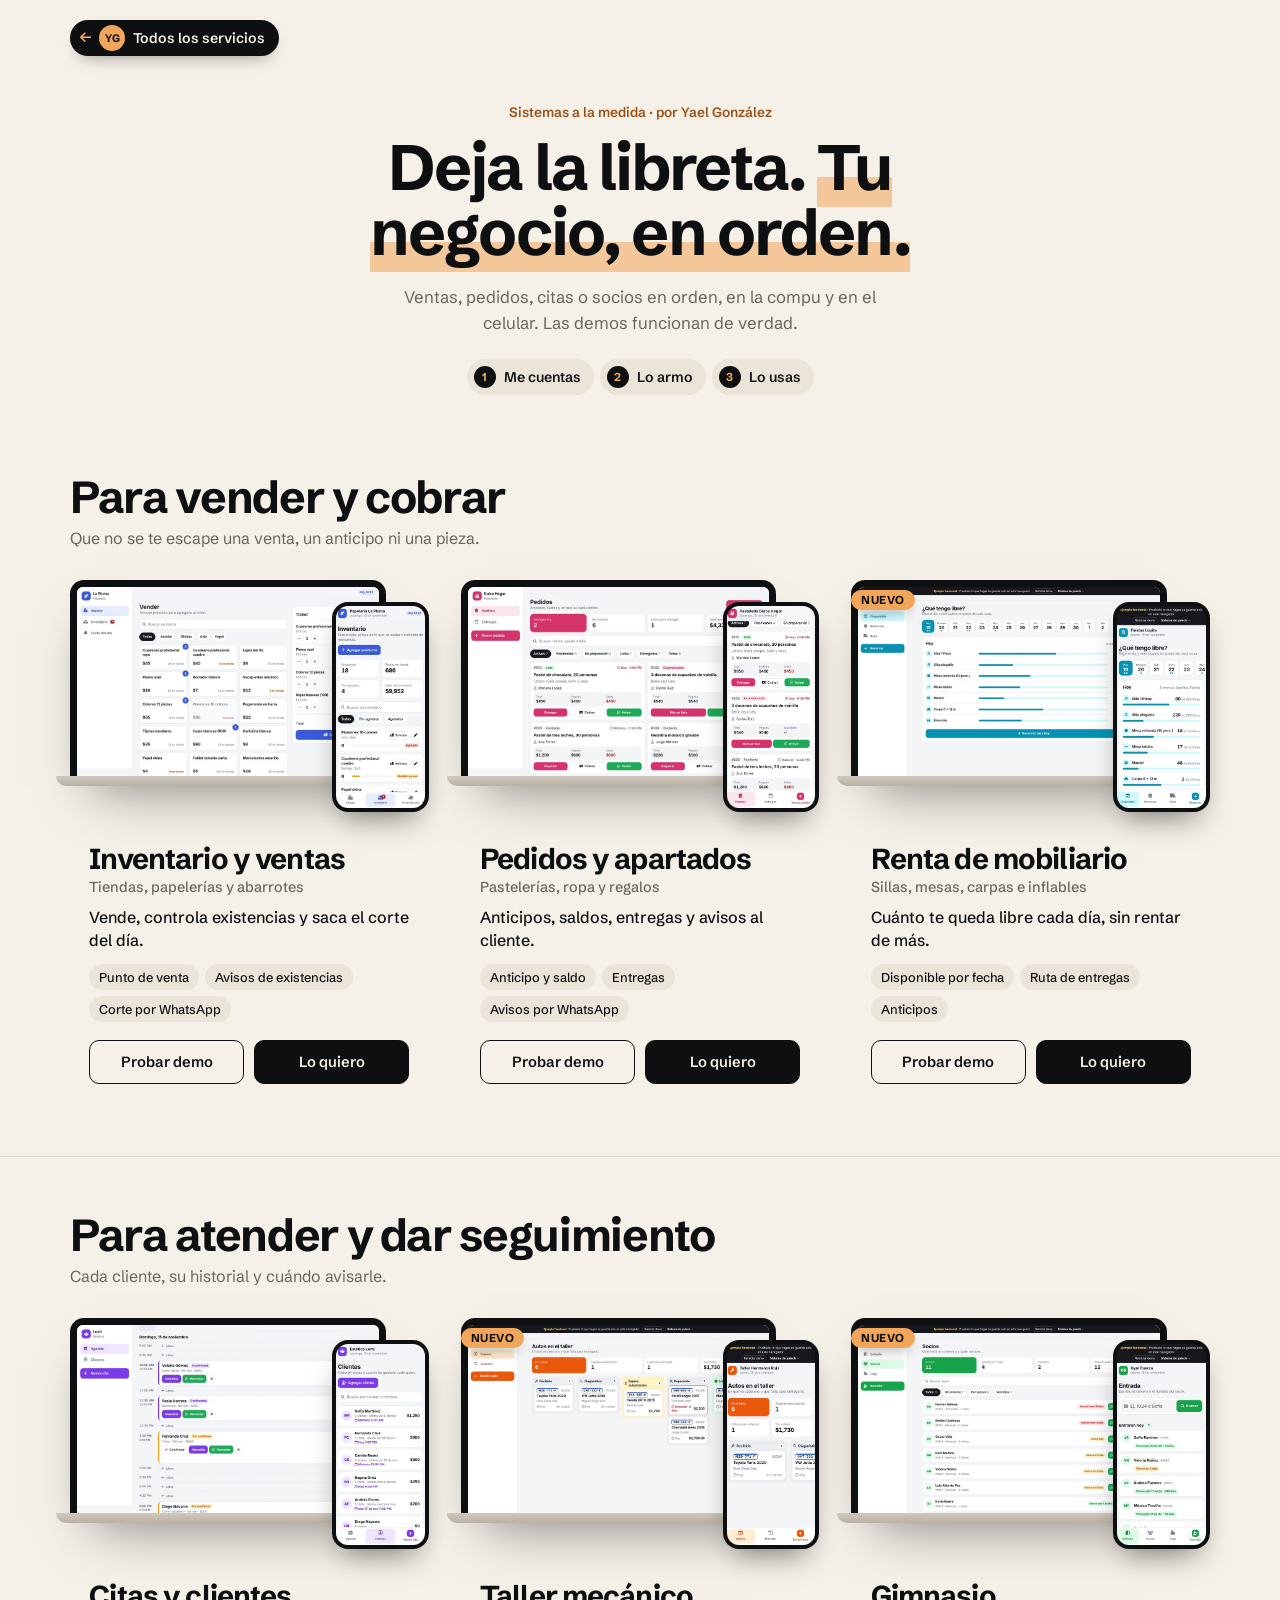
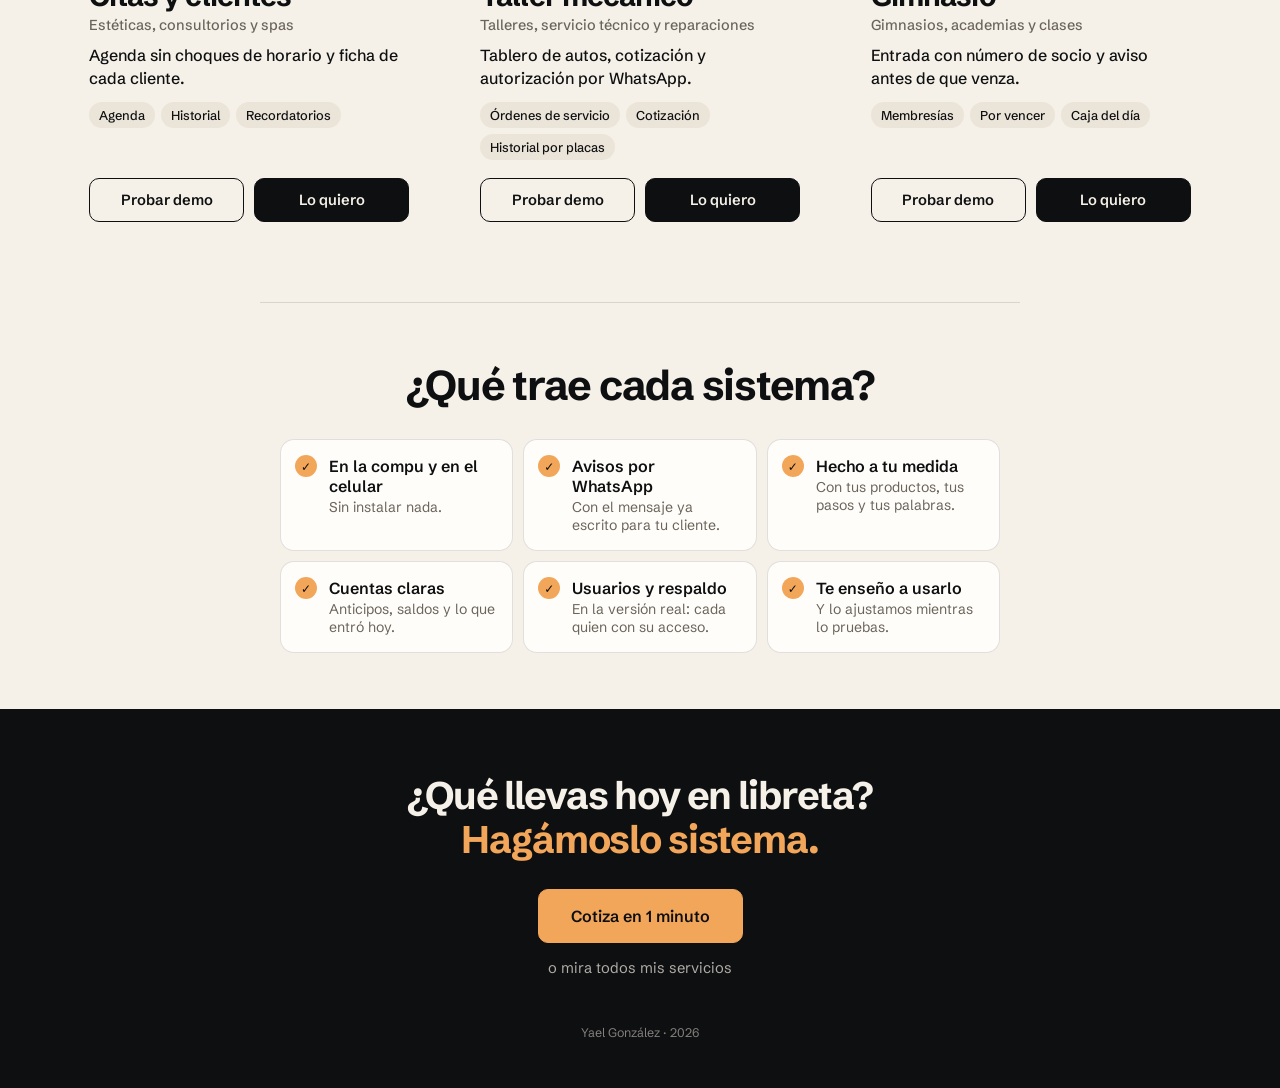
<file: index.html>
<!doctype html>
<html lang="es">
<head>
  <meta charset="utf-8" />
  <meta name="viewport" content="width=device-width, initial-scale=1, viewport-fit=cover" />
  <title>Sistemas a la medida · @yalech</title>
  <meta name="description" content="Sistemas a la medida para tu negocio: inventario, pedidos, rentas, citas, taller y gimnasio. Demos que funcionan, por Yael González." />
  <meta name="theme-color" content="#f5f0e8" />

  <!-- Vista previa al compartir. Al publicar, cambia la ruta por la URL completa
       (ej. https://tudominio.com/assets/plantillas/sistema-taller.jpg): WhatsApp y Facebook la necesitan así. -->
  <meta property="og:type" content="website" />
  <meta property="og:title" content="Sistemas a la medida · @yalech" />
  <meta property="og:description" content="Deja la libreta y el Excel: tu negocio en un sistema hecho a tu medida. Prueba las demos." />
  <meta property="og:image" content="assets/plantillas/sistema-taller.jpg" />
  <meta property="og:image:width" content="960" />
  <meta property="og:image:height" content="600" />
  <meta name="twitter:card" content="summary_large_image" />

  <link rel="icon" href="favicon.svg" type="image/svg+xml" />
  <link rel="apple-touch-icon" href="assets/apple-touch-icon.png" />
  <link rel="preload" href="assets/fuentes/schibsted-grotesk-latin-abd60509.woff2" as="font" type="font/woff2" crossorigin />
  <link rel="stylesheet" href="assets/fuentes/schibstedgrotesk-2d2a8c.css" />
  <link rel="stylesheet" href="assets/iconos/iconos.css?v=2" />
  <link rel="stylesheet" href="estilos.css?v=10" />
  <link rel="stylesheet" href="assets/cotizar.css?v=1" />
  <link rel="stylesheet" href="assets/carrusel.css?v=3" />
</head>
<body>
  <!-- Ejemplos de sistemas a la medida de yalech. Cada sistema vive en su carpeta (inventario/, taller/, gimnasio/…)
       y comparte comun.js y base.css. Son demos: guardan en el navegador de quien las prueba.
       El catálogo completo y el link en bio están en otro repositorio: cambia los enlaces
       ../yalech-web-link-in-bio/ (relativos: funcionan en tu compu y en GitHub Pages; con dominio propio, cámbialos). -->
  <nav class="topbar">
    <a class="back" href="../yalech-web-link-in-bio/#sistemas" aria-label="Regresar al catálogo de servicios"><i class="fa-solid fa-arrow-left"></i><span class="back-avatar" aria-hidden="true">YG</span>Todos los servicios</a>
  </nav>

  <main>
  <header class="intro">
    <p class="kicker">Sistemas a la medida · por Yael González</p>
    <h1 class="title">Deja la libreta. <em>Tu negocio, en orden.</em></h1>
    <p class="lead">Ventas, pedidos, citas o socios en orden, en la compu y en el celular. Las demos funcionan de verdad.</p>
    <ol class="how">
      <li><strong>Me cuentas</strong></li>
      <li><strong>Lo armo</strong></li>
      <li><strong>Lo usas</strong></li>
    </ol>
  </header>

  <section class="category" id="vender">
    <div class="category-head">
      <div><h2>Para vender y cobrar</h2><p class="category-sub">Que no se te escape una venta, un anticipo ni una pieza.</p></div>
      <p class="swipe-hint">Desliza para ver más →</p>
    </div>
    <div class="grid">
      <article class="item item--system">
        <a class="device" href="inventario/" aria-label="Probar el sistema de inventario y ventas en vivo">
          <span class="laptop"><span class="laptop-screen"><img src="assets/plantillas/sistema-inventario.jpg" alt="Sistema de inventario y ventas en computadora" fetchpriority="high" width="960" height="600" /></span></span>
          <span class="device-phone"><img src="assets/plantillas/sistema-inventario-movil.jpg" alt="El mismo sistema en celular" decoding="async" width="300" height="649" /></span>
        </a>
        <div class="item-info">
          <h3 class="item-name">Inventario y ventas</h3>
          <p class="item-for">Tiendas, papelerías y abarrotes</p>
          <p class="item-desc">Vende, controla existencias y saca el corte del día.</p>
          <ul class="chips"><li>Punto de venta</li><li>Avisos de existencias</li><li>Corte por WhatsApp</li></ul>
          <div class="item-actions">
            <a class="btn" href="inventario/">Probar demo</a>
            <a class="btn btn--solid" data-cotizar="sistema" data-ejemplo="Inventario y ventas" href="https://wa.me/520000000000?text=Hola%20Yael%2C%20quiero%20un%20sistema%20de%20inventario%20y%20ventas" target="_blank" rel="noopener">Lo quiero</a>
          </div>
        </div>
      </article>
      <article class="item item--system">
        <a class="device" href="pedidos/" aria-label="Probar el sistema de pedidos y apartados en vivo">
          <span class="laptop"><span class="laptop-screen"><img src="assets/plantillas/sistema-pedidos.jpg" alt="Sistema de pedidos y apartados en computadora" loading="lazy" width="960" height="600" /></span></span>
          <span class="device-phone"><img src="assets/plantillas/sistema-pedidos-movil.jpg" alt="El mismo sistema en celular" loading="lazy" width="300" height="649" /></span>
        </a>
        <div class="item-info">
          <h3 class="item-name">Pedidos y apartados</h3>
          <p class="item-for">Pastelerías, ropa y regalos</p>
          <p class="item-desc">Anticipos, saldos, entregas y avisos al cliente.</p>
          <ul class="chips"><li>Anticipo y saldo</li><li>Entregas</li><li>Avisos por WhatsApp</li></ul>
          <div class="item-actions">
            <a class="btn" href="pedidos/">Probar demo</a>
            <a class="btn btn--solid" data-cotizar="sistema" data-ejemplo="Pedidos y apartados" href="https://wa.me/520000000000?text=Hola%20Yael%2C%20quiero%20un%20sistema%20de%20pedidos" target="_blank" rel="noopener">Lo quiero</a>
          </div>
        </div>
      </article>
      <article class="item item--system">
        <a class="device" href="mobiliario/" aria-label="Probar el sistema de renta de mobiliario en vivo">
          <span class="laptop"><span class="laptop-screen"><img src="assets/plantillas/sistema-mobiliario.jpg" alt="Sistema de renta de mobiliario en computadora" loading="lazy" width="960" height="600" /></span></span>
          <span class="device-phone"><img src="assets/plantillas/sistema-mobiliario-movil.jpg" alt="El mismo sistema en celular" loading="lazy" width="300" height="649" /></span>
        </a>
        <div class="item-info">
          <span class="tag-new">Nuevo</span><h3 class="item-name">Renta de mobiliario</h3>
          <p class="item-for">Sillas, mesas, carpas e inflables</p>
          <p class="item-desc">Cuánto te queda libre cada día, sin rentar de más.</p>
          <ul class="chips"><li>Disponible por fecha</li><li>Ruta de entregas</li><li>Anticipos</li></ul>
          <div class="item-actions">
            <a class="btn" href="mobiliario/">Probar demo</a>
            <a class="btn btn--solid" data-cotizar="sistema" data-ejemplo="Renta de mobiliario" href="https://wa.me/520000000000?text=Hola%20Yael%2C%20quiero%20un%20sistema%20de%20rentas%20%28mobiliario%29" target="_blank" rel="noopener">Lo quiero</a>
          </div>
        </div>
      </article>
    </div>
  </section>

  <section class="category" id="atender">
    <div class="category-head">
      <div><h2>Para atender y dar seguimiento</h2><p class="category-sub">Cada cliente, su historial y cuándo avisarle.</p></div>
      <p class="swipe-hint">Desliza para ver más →</p>
    </div>
    <div class="grid">
      <article class="item item--system">
        <a class="device" href="citas/" aria-label="Probar el sistema de citas y clientes en vivo">
          <span class="laptop"><span class="laptop-screen"><img src="assets/plantillas/sistema-citas.jpg" alt="Sistema de citas y clientes en computadora" loading="lazy" width="960" height="600" /></span></span>
          <span class="device-phone"><img src="assets/plantillas/sistema-citas-movil.jpg" alt="El mismo sistema en celular" loading="lazy" width="300" height="649" /></span>
        </a>
        <div class="item-info">
          <h3 class="item-name">Citas y clientes</h3>
          <p class="item-for">Estéticas, consultorios y spas</p>
          <p class="item-desc">Agenda sin choques de horario y ficha de cada cliente.</p>
          <ul class="chips"><li>Agenda</li><li>Historial</li><li>Recordatorios</li></ul>
          <div class="item-actions">
            <a class="btn" href="citas/">Probar demo</a>
            <a class="btn btn--solid" data-cotizar="sistema" data-ejemplo="Citas y clientes" href="https://wa.me/520000000000?text=Hola%20Yael%2C%20quiero%20un%20sistema%20de%20citas" target="_blank" rel="noopener">Lo quiero</a>
          </div>
        </div>
      </article>
      <article class="item item--system">
        <a class="device" href="taller/" aria-label="Probar el sistema de taller mecánico en vivo">
          <span class="laptop"><span class="laptop-screen"><img src="assets/plantillas/sistema-taller.jpg" alt="Sistema de órdenes de servicio para taller en computadora" loading="lazy" width="960" height="600" /></span></span>
          <span class="device-phone"><img src="assets/plantillas/sistema-taller-movil.jpg" alt="El mismo sistema en celular" loading="lazy" width="300" height="649" /></span>
        </a>
        <div class="item-info">
          <span class="tag-new">Nuevo</span><h3 class="item-name">Taller mecánico</h3>
          <p class="item-for">Talleres, servicio técnico y reparaciones</p>
          <p class="item-desc">Tablero de autos, cotización y autorización por WhatsApp.</p>
          <ul class="chips"><li>Órdenes de servicio</li><li>Cotización</li><li>Historial por placas</li></ul>
          <div class="item-actions">
            <a class="btn" href="taller/">Probar demo</a>
            <a class="btn btn--solid" data-cotizar="sistema" data-ejemplo="Taller mecánico" href="https://wa.me/520000000000?text=Hola%20Yael%2C%20quiero%20un%20sistema%20para%20mi%20taller" target="_blank" rel="noopener">Lo quiero</a>
          </div>
        </div>
      </article>
      <article class="item item--system">
        <a class="device" href="gimnasio/" aria-label="Probar el sistema de gimnasio en vivo">
          <span class="laptop"><span class="laptop-screen"><img src="assets/plantillas/sistema-gimnasio.jpg" alt="Sistema de socios y membresías en computadora" loading="lazy" width="960" height="600" /></span></span>
          <span class="device-phone"><img src="assets/plantillas/sistema-gimnasio-movil.jpg" alt="El mismo sistema en celular" loading="lazy" width="300" height="649" /></span>
        </a>
        <div class="item-info">
          <span class="tag-new">Nuevo</span><h3 class="item-name">Gimnasio</h3>
          <p class="item-for">Gimnasios, academias y clases</p>
          <p class="item-desc">Entrada con número de socio y aviso antes de que venza.</p>
          <ul class="chips"><li>Membresías</li><li>Por vencer</li><li>Caja del día</li></ul>
          <div class="item-actions">
            <a class="btn" href="gimnasio/">Probar demo</a>
            <a class="btn btn--solid" data-cotizar="sistema" data-ejemplo="Gimnasio" href="https://wa.me/520000000000?text=Hola%20Yael%2C%20quiero%20un%20sistema%20para%20mi%20gimnasio" target="_blank" rel="noopener">Lo quiero</a>
          </div>
        </div>
      </article>
    </div>
  </section>

  <section class="why">
    <h2 class="why-title">¿Qué trae cada sistema?</h2>
    <ul class="why-list">
      <li><strong>En la compu y en el celular</strong><span>Sin instalar nada.</span></li>
      <li><strong>Avisos por WhatsApp</strong><span>Con el mensaje ya escrito para tu cliente.</span></li>
      <li><strong>Hecho a tu medida</strong><span>Con tus productos, tus pasos y tus palabras.</span></li>
      <li><strong>Cuentas claras</strong><span>Anticipos, saldos y lo que entró hoy.</span></li>
      <li><strong>Usuarios y respaldo</strong><span>En la versión real: cada quien con su acceso.</span></li>
      <li><strong>Te enseño a usarlo</strong><span>Y lo ajustamos mientras lo pruebas.</span></li>
    </ul>
  </section>

  </main>

  <footer class="outro">
    <p class="outro-text">¿Qué llevas hoy en libreta? <em>Hagámoslo sistema.</em></p>
    <a class="btn btn--solid btn--big" href="https://wa.me/520000000000?text=Hola%20Yael,%20quiero%20cotizar%20un%20sistema%20a%20la%20medida" target="_blank" rel="noopener" data-cotizar="sistema">Cotiza en 1 minuto</a>
    <a class="outro-alt" href="../yalech-web-link-in-bio/">o mira todos mis servicios</a>
    <p class="outro-sign">Yael González · 2026</p>
  </footer>

  <aside aria-label="Cotizar">
  <a class="float-quote" href="https://wa.me/520000000000?text=Hola%20Yael,%20quiero%20cotizar%20un%20sistema%20a%20la%20medida" target="_blank" rel="noopener" data-cotizar="sistema"><i class="fa-solid fa-bolt"></i> Cotiza en 1 minuto</a>
  </aside>

  <script src="assets/motion.js"></script>
  <script src="assets/cotizar.js?v=3"></script>
  <script src="assets/carrusel.js?v=3"></script>
  <script>
    // Carrusel de ejemplos: flechas, puntitos y una probadita para que se note que se desliza
    document.querySelectorAll('.category .grid').forEach(g => carrusel(g));

    // Aparecen al bajar
    motion.reveal('.category-head, .why-title, .outro-text, .outro .btn');
    motion.stagger('.grid, .why-list');

    // Botón flotante: aparece al pasar la presentación y se esconde al llegar al cierre
    const flotante = document.querySelector('.float-quote');
    const intro = document.querySelector('.intro');
    const cierre = document.querySelector('.outro');
    const verFlotante = () => {
      const pasado = intro.getBoundingClientRect().bottom < 0;
      const alFinal = cierre.getBoundingClientRect().top < innerHeight;
      flotante.classList.toggle('show', pasado && !alFinal);
    };
    addEventListener('scroll', verFlotante, { passive: true });
    verFlotante();

    // Celular de muestra: al pasar el mouse (o al verlo en el celular) recorre la página completa.
    // Las capturas largas están en assets/plantillas/largas y se cargan solo cuando la tarjeta está cerca.
    const phones = document.querySelectorAll('.phone');
    const medir = phone => {
      const img = phone.querySelector('img');
      const extra = img.offsetHeight - phone.querySelector('.screen').clientHeight;
      phone.style.setProperty('--shift', -Math.max(extra, 0) + 'px');
      phone.style.setProperty('--dur', Math.max(extra / 160, 2).toFixed(1) + 's');
    };
    const cargar = new IntersectionObserver(entries => entries.forEach(e => {
      if (!e.isIntersecting) return;
      cargar.unobserve(e.target);
      const img = e.target.querySelector('img');
      const tall = new Image();
      tall.onload = () => { img.removeAttribute('height'); img.src = tall.src; e.target.classList.add('is-tall'); medir(e.target); };
      tall.src = img.dataset.tall;
    }), { rootMargin: '300px' });
    // Las capturas largas esperan a que la página termine de cargar, para no competir con lo primero que se ve
    const empezar = () => { if (!motion.calm) phones.forEach(p => cargar.observe(p)); };
    if (document.readyState === 'complete') setTimeout(empezar, 300);
    else addEventListener('load', () => setTimeout(empezar, 300), { once: true });
    addEventListener('resize', () => document.querySelectorAll('.phone.is-tall').forEach(medir));

    // En pantallas táctiles no hay "pasar el mouse": se recorre sola mientras está a la vista
    if (!matchMedia('(hover: hover)').matches) {
      const play = new IntersectionObserver(entries => entries.forEach(e =>
        e.target.classList.toggle('is-playing', e.isIntersecting)
      ), { threshold: 0.7 });
      phones.forEach(p => play.observe(p));
    }
  </script>
</body>
</html>
</file>
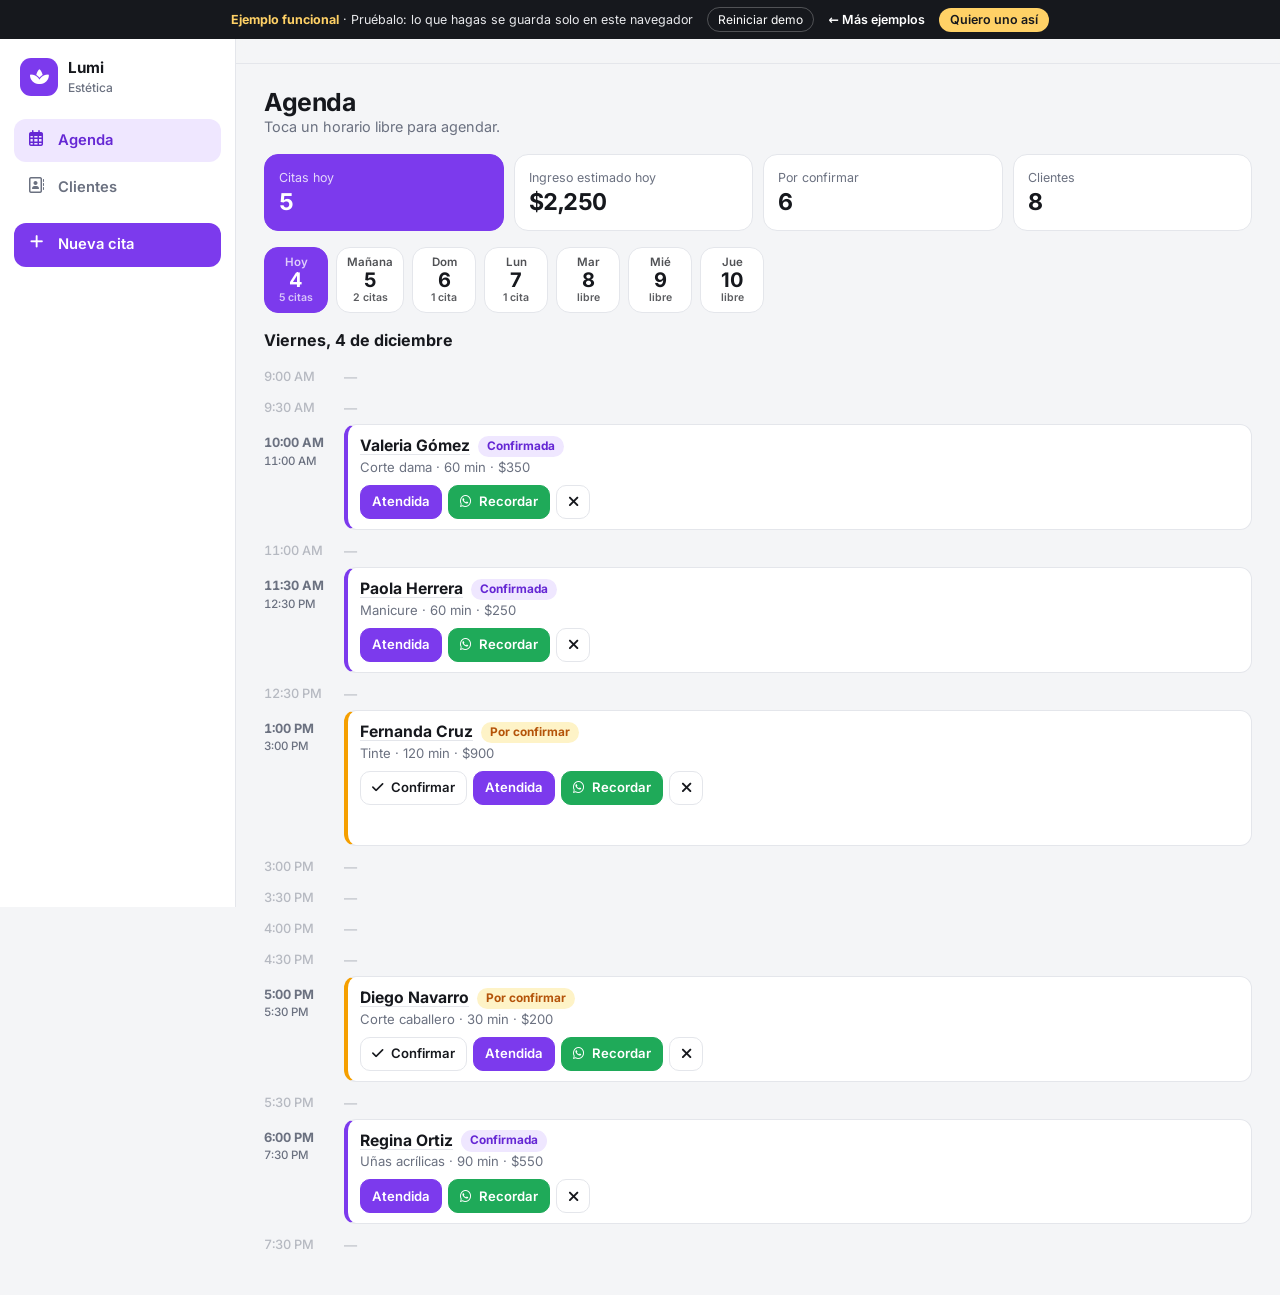
<file: citas/index.html>
<!doctype html>
<html lang="es">
<head>
  <meta charset="utf-8" />
  <meta name="viewport" content="width=device-width, initial-scale=1, viewport-fit=cover" />
  <title>Citas y clientes · Estética Lumi</title>
  <meta name="description" content="Ejemplo funcional de un sistema de citas para una estética: agenda por día, clientes con historial y recordatorios por WhatsApp." />
  <meta name="theme-color" content="#f4f5f7" />
  <meta property="og:type" content="website" />
  <meta property="og:title" content="Citas y clientes · Sistema de ejemplo" />
  <meta property="og:description" content="Agenda por día sin choques de horario, ficha de cada cliente y recordatorios por WhatsApp." />
  <meta property="og:image" content="assets/og.jpg" />
  <meta property="og:image:width" content="1200" />
  <meta property="og:image:height" content="630" />
  <meta name="twitter:card" content="summary_large_image" />
  <link rel="icon" href="favicon.svg" type="image/svg+xml" />
  <link rel="preload" href="../assets/fuentes/inter-latin-f11d729b.woff2" as="font" type="font/woff2" crossorigin />
  <link rel="stylesheet" href="../assets/fuentes/inter-bce2b7.css" />
  <link rel="stylesheet" href="../assets/iconos/iconos.css?v=2" />
  <link rel="stylesheet" href="../base.css?v=2" />
  <link rel="stylesheet" href="styles.css?v=1" />
</head>
<body>
  <!-- Sistema de ejemplo (estética ficticia). Funciona en el navegador con datos de prueba;
       citas y clientes se guardan solo en el navegador de quien lo usa (ver ../comun.js). -->
  <div class="demo-bar">
    <span><strong>Ejemplo funcional</strong> · Pruébalo: lo que hagas se guarda solo en este navegador</span>
    <button type="button" data-reiniciar>Reiniciar demo</button>
    <a href="../">← Más ejemplos</a>
    <a class="demo-cta" href="../?cotizar=sistema&amp;ejemplo=Citas+y+clientes">Quiero uno así</a>
  </div>

  <div class="app">
    <nav class="nav" aria-label="Secciones">
      <div class="nav-brand"><span class="logo"><i class="fa-solid fa-spa"></i></span><div><strong>Lumi</strong><small>Estética</small></div></div>
      <button type="button" data-ir="agenda"><i class="fa-regular fa-calendar-days"></i><span>Agenda</span></button>
      <button type="button" data-ir="clientes"><i class="fa-regular fa-address-book"></i><span>Clientes</span></button>
      <button type="button" class="nav-new" data-nueva-cita><i class="fa-solid fa-plus"></i><span>Nueva cita</span></button>
    </nav>

    <div>
      <header class="top">
        <span class="logo"><i class="fa-solid fa-spa"></i></span>
        <div class="top-title"><strong>Estética Lumi</strong><span data-hoy></span></div>
      </header>

      <main class="main">
        <!-- ========== Agenda ========== -->
        <section data-vista="agenda">
          <div class="head">
            <div><h1>Agenda</h1><p>Toca un horario libre para agendar.</p></div>
          </div>
          <div class="stats">
            <div class="stat stat--brand"><small>Citas hoy</small><strong data-st="hoy">0</strong></div>
            <div class="stat"><small>Ingreso estimado hoy</small><strong data-st="ingreso">$0</strong></div>
            <div class="stat"><small>Por confirmar</small><strong data-st="confirmar">0</strong></div>
            <div class="stat"><small>Clientes</small><strong data-st="clientes">0</strong></div>
          </div>
          <div class="chips days" data-dias></div>
          <h2 class="day-title" data-dia-titulo></h2>
          <ol class="slots" data-slots></ol>
        </section>

        <!-- ========== Clientes ========== -->
        <section data-vista="clientes" hidden>
          <div class="head">
            <div><h1>Clientes</h1><p>Historial, notas y cuánto ha gastado cada quien.</p></div>
            <button type="button" class="btn btn--brand" data-nuevo-cliente><i class="fa-solid fa-user-plus"></i> Agregar cliente</button>
          </div>
          <div class="toolbar"><label class="search"><i class="fa-solid fa-magnifying-glass"></i><input type="search" placeholder="Buscar por nombre o teléfono" aria-label="Buscar cliente" data-buscar /></label></div>
          <ul class="clients" data-clientes></ul>
        </section>
      </main>
    </div>
  </div>

  <!-- ========== Nueva cita ========== -->
  <dialog class="modal" id="cita" aria-labelledby="cita-t">
    <form data-form-cita novalidate tabindex="-1" autofocus>
      <div class="modal-head"><h2 id="cita-t">Nueva cita</h2><button type="button" class="icon-btn" data-cerrar aria-label="Cerrar"><i class="fa-solid fa-xmark"></i></button></div>
      <label class="field"><span>Cliente</span><select name="cliente" data-sel-cliente></select></label>
      <div class="row2" data-cliente-nuevo hidden>
        <label class="field"><span>Nombre</span><input name="nombre" maxlength="50" autocomplete="off" /></label>
        <label class="field"><span>WhatsApp</span><input name="tel" inputmode="tel" maxlength="15" placeholder="10 dígitos" /></label>
      </div>
      <label class="field"><span>Servicio</span><select name="servicio" data-sel-servicio></select></label>
      <div class="row2">
        <label class="field"><span>Día</span><input name="fecha" type="date" /></label>
        <label class="field"><span>Hora</span><select name="hora" data-sel-hora></select></label>
      </div>
      <p class="muted small" data-cita-resumen></p>
      <p class="form-error" hidden></p>
      <div class="modal-actions"><button type="submit" class="btn btn--brand"><i class="fa-solid fa-check"></i> Agendar</button></div>
    </form>
  </dialog>

  <!-- ========== Ficha del cliente ========== -->
  <dialog class="modal" id="ficha" aria-labelledby="ficha-t">
    <div class="modal-in" tabindex="-1" autofocus>
      <div class="modal-head">
        <div class="ficha-who"><span class="avatar" data-ficha-ini></span><div><h2 id="ficha-t" data-ficha-nombre></h2><p class="muted small" data-ficha-tel></p></div></div>
        <button type="button" class="icon-btn" data-cerrar aria-label="Cerrar"><i class="fa-solid fa-xmark"></i></button>
      </div>
      <div class="ficha-stats">
        <span><small>Visitas</small><b data-ficha-visitas>0</b></span>
        <span><small>Ha gastado</small><b class="num" data-ficha-gasto>$0</b></span>
        <span><small>Última visita</small><b data-ficha-ultima>—</b></span>
      </div>
      <label class="field"><span>Notas</span><textarea maxlength="300" data-ficha-notas placeholder="Ej. alergia al amoniaco, prefiere a Karla"></textarea></label>
      <h3 class="ficha-h">Próximas citas</h3>
      <ul class="hist" data-ficha-proximas></ul>
      <h3 class="ficha-h">Historial</h3>
      <ul class="hist" data-ficha-historial></ul>
      <div class="modal-actions">
        <a class="btn btn--wa" data-ficha-wa target="_blank" rel="noopener"><i class="fa-brands fa-whatsapp"></i> WhatsApp</a>
        <button type="button" class="btn btn--brand" data-ficha-agendar><i class="fa-solid fa-plus"></i> Agendar</button>
      </div>
    </div>
  </dialog>

  <!-- ========== Agregar cliente ========== -->
  <dialog class="modal" id="cliente" aria-labelledby="cli-t">
    <form data-form-cliente novalidate tabindex="-1" autofocus>
      <div class="modal-head"><h2 id="cli-t">Agregar cliente</h2><button type="button" class="icon-btn" data-cerrar aria-label="Cerrar"><i class="fa-solid fa-xmark"></i></button></div>
      <label class="field"><span>Nombre</span><input name="nombre" maxlength="50" autocomplete="off" /></label>
      <label class="field"><span>WhatsApp</span><input name="tel" inputmode="tel" maxlength="15" placeholder="10 dígitos" /></label>
      <label class="field"><span>Notas <small class="muted">(opcional)</small></span><textarea name="notas" maxlength="300"></textarea></label>
      <p class="form-error" hidden></p>
      <div class="modal-actions"><button type="submit" class="btn btn--brand">Guardar</button></div>
    </form>
  </dialog>

  <script src="../comun.js?v=2"></script>
  <script src="app.js?v=1"></script>
  <!-- Modo muestra (ejemplo ficticio). Para un cliente real, borra la siguiente línea. -->
  <script src="../assets/muestra.js?v=2" data-servicio="sistema" data-ejemplo="Citas y clientes" data-para="cliente"></script>
  <script src="../assets/errores.js?v=1"></script>
</body>
</html>
</file>
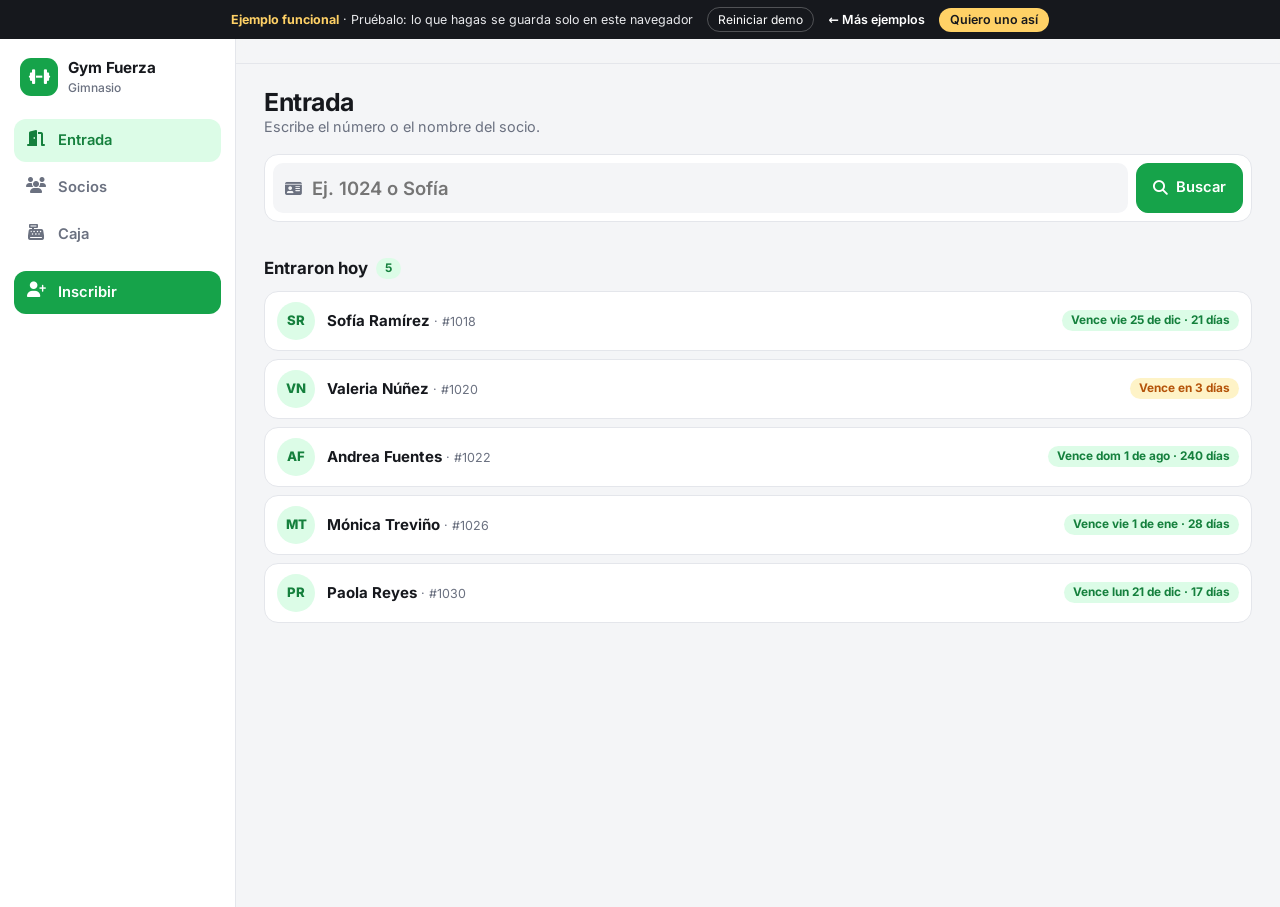
<file: gimnasio/index.html>
<!doctype html>
<html lang="es">
<head>
  <meta charset="utf-8" />
  <meta name="viewport" content="width=device-width, initial-scale=1, viewport-fit=cover" />
  <title>Socios y membresías · Gym Fuerza</title>
  <meta name="description" content="Ejemplo funcional de un sistema para gimnasio: entrada de socios, membresías por vencer, renovaciones y caja del día." />
  <meta name="theme-color" content="#f4f5f7" />
  <meta property="og:type" content="website" />
  <meta property="og:title" content="Socios y membresías para gimnasio · Sistema de ejemplo" />
  <meta property="og:description" content="Entrada con número de socio, avisos de vencimiento por WhatsApp, renovaciones y caja del día." />
  <meta property="og:image" content="assets/og.jpg" />
  <meta property="og:image:width" content="1200" />
  <meta property="og:image:height" content="630" />
  <meta name="twitter:card" content="summary_large_image" />
  <link rel="icon" href="favicon.svg" type="image/svg+xml" />
  <link rel="preload" href="../assets/fuentes/inter-latin-f11d729b.woff2" as="font" type="font/woff2" crossorigin />
  <link rel="stylesheet" href="../assets/fuentes/inter-bce2b7.css" />
  <link rel="stylesheet" href="../assets/iconos/iconos.css?v=2" />
  <link rel="stylesheet" href="../base.css?v=2" />
  <link rel="stylesheet" href="styles.css?v=1" />
</head>
<body>
  <!-- Sistema de ejemplo (gimnasio ficticio). Funciona en el navegador con datos de prueba;
       socios y pagos se guardan solo en el navegador de quien lo usa (ver ../comun.js). -->
  <div class="demo-bar">
    <span><strong>Ejemplo funcional</strong> · Pruébalo: lo que hagas se guarda solo en este navegador</span>
    <button type="button" data-reiniciar>Reiniciar demo</button>
    <a href="../">← Más ejemplos</a>
    <a class="demo-cta" href="../?cotizar=sistema&amp;ejemplo=Gimnasio">Quiero uno así</a>
  </div>

  <div class="app">
    <nav class="nav" aria-label="Secciones">
      <div class="nav-brand"><span class="logo"><i class="fa-solid fa-dumbbell"></i></span><div><strong>Gym Fuerza</strong><small>Gimnasio</small></div></div>
      <button type="button" data-ir="entrada"><i class="fa-solid fa-door-open"></i><span>Entrada</span></button>
      <button type="button" data-ir="socios"><i class="fa-solid fa-users"></i><span>Socios</span></button>
      <button type="button" data-ir="caja"><i class="fa-solid fa-cash-register"></i><span>Caja</span></button>
      <button type="button" class="nav-new" data-nuevo><i class="fa-solid fa-user-plus"></i><span>Inscribir</span></button>
    </nav>

    <div>
      <header class="top">
        <span class="logo"><i class="fa-solid fa-dumbbell"></i></span>
        <div class="top-title"><strong>Gym Fuerza</strong><span data-hoy></span></div>
      </header>

      <main class="main">
        <!-- ========== Entrada ========== -->
        <section data-vista="entrada">
          <div class="head"><div><h1>Entrada</h1><p>Escribe el número o el nombre del socio.</p></div></div>
          <form class="checkin card" data-form-entrada novalidate>
            <label class="checkin-input"><i class="fa-solid fa-id-card"></i><input name="q" maxlength="40" placeholder="Ej. 1024 o Sofía" autocomplete="off" aria-label="Número o nombre del socio" /></label>
            <button type="submit" class="btn btn--brand"><i class="fa-solid fa-magnifying-glass"></i> Buscar</button>
          </form>
          <div data-resultado></div>
          <div class="today">
            <div class="today-head"><h2>Entraron hoy</h2><span class="badge badge--brand" data-st="hoy">0</span></div>
            <ul class="list" data-hoy-lista></ul>
          </div>
        </section>

        <!-- ========== Socios ========== -->
        <section data-vista="socios" hidden>
          <div class="head">
            <div><h1>Socios</h1><p>Quién está al corriente y a quién avisarle.</p></div>
            <button type="button" class="btn btn--brand only-desk" data-nuevo><i class="fa-solid fa-user-plus"></i> Inscribir</button>
          </div>
          <div class="stats">
            <div class="stat stat--brand"><small>Activos</small><strong data-st="activos">0</strong></div>
            <div class="stat"><small>Vencen en 5 días</small><strong data-st="porvencer">0</strong></div>
            <div class="stat"><small>Vencidos</small><strong data-st="vencidos">0</strong></div>
            <div class="stat"><small>Vinieron esta semana</small><strong data-st="semana">0</strong></div>
          </div>
          <div class="toolbar"><label class="search"><i class="fa-solid fa-magnifying-glass"></i><input type="search" placeholder="Buscar socio" aria-label="Buscar socio" data-buscar /></label></div>
          <div class="chips" data-filtros></div>
          <ul class="list" data-socios></ul>
        </section>

        <!-- ========== Caja ========== -->
        <section data-vista="caja" hidden>
          <div class="head"><div><h1>Caja</h1><p>Lo que entró hoy y en el mes.</p></div></div>
          <div class="stats">
            <div class="stat stat--brand"><small>Hoy</small><strong data-st="cajahoy">$0</strong></div>
            <div class="stat"><small>Este mes</small><strong data-st="cajames">$0</strong></div>
            <div class="stat"><small>Pagos hoy</small><strong data-st="pagoshoy">0</strong></div>
            <div class="stat"><small>Visitas hoy</small><strong data-st="visitas">0</strong></div>
          </div>
          <ul class="list" data-pagos></ul>
        </section>
      </main>
    </div>
  </div>

  <!-- ========== Inscribir ========== -->
  <dialog class="modal" id="nuevo" aria-labelledby="nuevo-t">
    <form data-form-nuevo novalidate tabindex="-1" autofocus>
      <div class="modal-head"><h2 id="nuevo-t">Inscribir socio</h2><button type="button" class="icon-btn" data-cerrar aria-label="Cerrar"><i class="fa-solid fa-xmark"></i></button></div>
      <div class="row2">
        <label class="field"><span>Nombre</span><input name="nombre" maxlength="50" autocomplete="off" /></label>
        <label class="field"><span>WhatsApp</span><input name="tel" inputmode="tel" maxlength="15" placeholder="10 dígitos" /></label>
      </div>
      <fieldset class="field"><legend>Plan</legend><div class="plans" data-planes="nuevo"></div></fieldset>
      <p class="form-error" hidden></p>
      <div class="modal-actions"><button type="submit" class="btn btn--brand"><i class="fa-solid fa-check"></i> Cobrar e inscribir</button></div>
    </form>
  </dialog>

  <!-- ========== Renovar ========== -->
  <dialog class="modal" id="renovar" aria-labelledby="renovar-t">
    <form data-form-renovar novalidate tabindex="-1" autofocus>
      <div class="modal-head"><div><h2 id="renovar-t">Renovar</h2><p class="muted small" data-r-info></p></div><button type="button" class="icon-btn" data-cerrar aria-label="Cerrar"><i class="fa-solid fa-xmark"></i></button></div>
      <fieldset class="field"><legend>Plan</legend><div class="plans" data-planes="renovar"></div></fieldset>
      <p class="new-date" data-r-vence></p>
      <div class="modal-actions"><button type="submit" class="btn btn--brand"><i class="fa-solid fa-check"></i> Cobrar y renovar</button></div>
    </form>
  </dialog>

  <script src="../comun.js?v=2"></script>
  <script src="app.js?v=1"></script>
  <!-- Modo muestra (ejemplo ficticio). Para un cliente real, borra la siguiente línea. -->
  <script src="../assets/muestra.js?v=2" data-servicio="sistema" data-ejemplo="Gimnasio" data-para="cliente"></script>
  <script src="../assets/errores.js?v=1"></script>
</body>
</html>
</file>
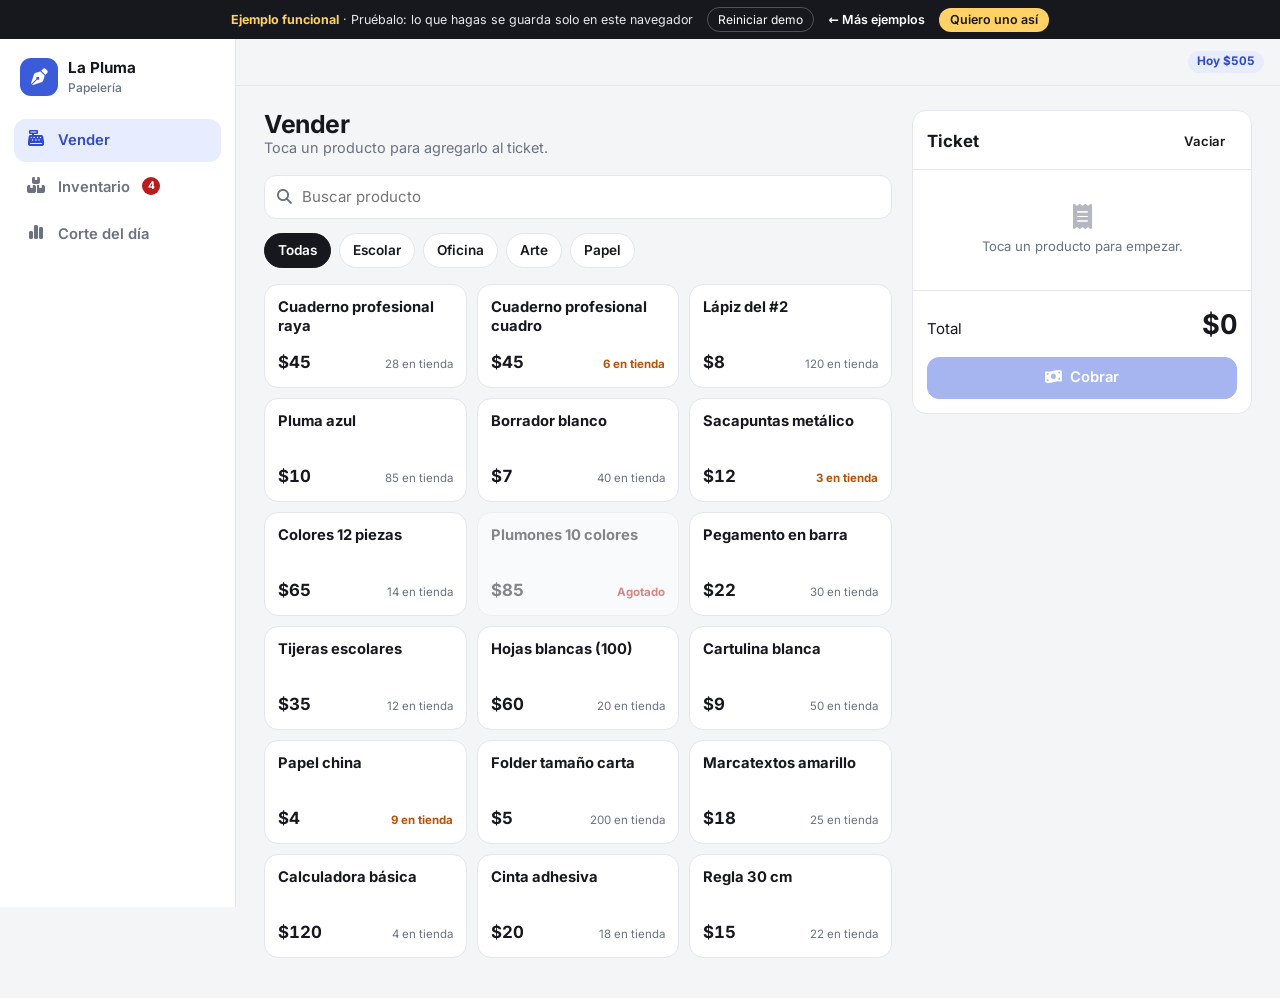
<file: inventario/index.html>
<!doctype html>
<html lang="es">
<head>
  <meta charset="utf-8" />
  <meta name="viewport" content="width=device-width, initial-scale=1, viewport-fit=cover" />
  <title>Inventario y ventas · Papelería La Pluma</title>
  <meta name="description" content="Ejemplo funcional de un sistema de inventario y ventas para una papelería: vender, existencias y corte del día." />
  <meta name="theme-color" content="#f4f5f7" />
  <meta property="og:type" content="website" />
  <meta property="og:title" content="Inventario y ventas · Sistema de ejemplo" />
  <meta property="og:description" content="Vende, controla existencias y saca el corte del día desde el celular o la computadora." />
  <meta property="og:image" content="assets/og.jpg" />
  <meta property="og:image:width" content="1200" />
  <meta property="og:image:height" content="630" />
  <meta name="twitter:card" content="summary_large_image" />
  <link rel="icon" href="favicon.svg" type="image/svg+xml" />
  <link rel="preload" href="../assets/fuentes/inter-latin-f11d729b.woff2" as="font" type="font/woff2" crossorigin />
  <link rel="stylesheet" href="../assets/fuentes/inter-bce2b7.css" />
  <link rel="stylesheet" href="../assets/iconos/iconos.css?v=2" />
  <link rel="stylesheet" href="../base.css?v=2" />
  <link rel="stylesheet" href="styles.css?v=1" />
</head>
<body>
  <!-- Sistema de ejemplo (papelería ficticia). Funciona en el navegador con datos de prueba;
       productos y ventas se guardan solo en el navegador de quien lo usa (ver ../comun.js). -->
  <div class="demo-bar">
    <span><strong>Ejemplo funcional</strong> · Pruébalo: lo que hagas se guarda solo en este navegador</span>
    <button type="button" data-reiniciar>Reiniciar demo</button>
    <a href="../">← Más ejemplos</a>
    <a class="demo-cta" href="../?cotizar=sistema&amp;ejemplo=Inventario+y+ventas">Quiero uno así</a>
  </div>

  <div class="app">
    <nav class="nav" aria-label="Secciones">
      <div class="nav-brand"><span class="logo"><i class="fa-solid fa-pen-nib"></i></span><div><strong>La Pluma</strong><small>Papelería</small></div></div>
      <button type="button" data-ir="vender"><i class="fa-solid fa-cash-register"></i><span>Vender</span></button>
      <button type="button" data-ir="inventario"><i class="fa-solid fa-boxes-stacked"></i><span>Inventario</span><b class="nav-dot" data-alertas hidden></b></button>
      <button type="button" data-ir="corte"><i class="fa-solid fa-chart-simple"></i><span>Corte del día</span></button>
    </nav>

    <div>
      <header class="top">
        <span class="logo"><i class="fa-solid fa-pen-nib"></i></span>
        <div class="top-title"><strong>Papelería La Pluma</strong><span data-hoy></span></div>
        <span class="badge badge--brand num" data-hoy-total>Hoy $0</span>
      </header>

      <main class="main">
        <!-- ========== Vender ========== -->
        <section data-vista="vender">
          <div class="pos">
            <div>
              <div class="head"><div><h1>Vender</h1><p>Toca un producto para agregarlo al ticket.</p></div></div>
              <div class="toolbar">
                <label class="search"><i class="fa-solid fa-magnifying-glass"></i><input type="search" placeholder="Buscar producto" aria-label="Buscar producto" data-buscar-venta /></label>
              </div>
              <div class="chips" data-cats-venta></div>
              <div class="products" data-productos></div>
            </div>

            <aside class="ticket" data-ticket aria-label="Ticket">
              <div class="ticket-head"><h2>Ticket</h2><button type="button" class="btn btn--sm btn--ghost" data-vaciar>Vaciar</button><button type="button" class="icon-btn ticket-close" data-cerrar-ticket aria-label="Cerrar ticket"><i class="fa-solid fa-chevron-down"></i></button></div>
              <ul class="lines" data-lineas></ul>
              <div class="ticket-foot">
                <div class="ticket-total"><span>Total</span><strong class="num" data-total>$0</strong></div>
                <button type="button" class="btn btn--brand btn--block" data-cobrar disabled><i class="fa-solid fa-money-bill-wave"></i> Cobrar</button>
              </div>
            </aside>
          </div>
          <div class="ticket-backdrop" data-cerrar-ticket></div>
          <button type="button" class="ticket-bar" data-abrir-ticket hidden><span class="num" data-items>0</span><span>Ver ticket</span><strong class="num" data-total-bar>$0</strong></button>
        </section>

        <!-- ========== Inventario ========== -->
        <section data-vista="inventario" hidden>
          <div class="head">
            <div><h1>Inventario</h1><p>Existencias, avisos de lo que se acaba y entradas de mercancía.</p></div>
            <button type="button" class="btn btn--brand" data-nuevo><i class="fa-solid fa-plus"></i> Agregar producto</button>
          </div>
          <div class="stats">
            <div class="stat"><small>Productos</small><strong data-st="productos">0</strong></div>
            <div class="stat"><small>Piezas en tienda</small><strong data-st="piezas">0</strong></div>
            <div class="stat"><small>Por agotarse</small><strong data-st="pocos">0</strong></div>
            <div class="stat"><small>Valor del inventario</small><strong data-st="valor">$0</strong></div>
          </div>
          <div class="toolbar">
            <label class="search"><i class="fa-solid fa-magnifying-glass"></i><input type="search" placeholder="Buscar en inventario" aria-label="Buscar en inventario" data-buscar-inv /></label>
            <div class="chips" data-filtro-inv>
              <button type="button" class="chip is-on" data-f="todos">Todos</button>
              <button type="button" class="chip" data-f="pocos">Por agotarse</button>
              <button type="button" class="chip" data-f="agotados">Agotados</button>
            </div>
          </div>
          <ul class="list" data-inventario></ul>
        </section>

        <!-- ========== Corte del día ========== -->
        <section data-vista="corte" hidden>
          <div class="head">
            <div><h1>Corte del día</h1><p data-corte-fecha></p></div>
            <button type="button" class="btn btn--wa" data-enviar-corte><i class="fa-brands fa-whatsapp"></i> Enviar corte</button>
          </div>
          <div class="stats">
            <div class="stat stat--brand"><small>Total vendido</small><strong data-c="total">$0</strong></div>
            <div class="stat"><small>Ventas</small><strong data-c="ventas">0</strong></div>
            <div class="stat"><small>Efectivo en caja</small><strong data-c="efectivo">$0</strong></div>
            <div class="stat"><small>Tarjeta y transferencia</small><strong data-c="otros">$0</strong></div>
          </div>
          <div class="corte">
            <div class="card pad">
              <h2 class="h2">Más vendidos hoy</h2>
              <ol class="ranking" data-top></ol>
            </div>
            <div class="card pad">
              <h2 class="h2">Ventas de hoy</h2>
              <ul class="sales" data-ventas></ul>
            </div>
          </div>
        </section>
      </main>
    </div>
  </div>

  <!-- ========== Cobrar ========== -->
  <dialog class="modal" id="cobrar" aria-labelledby="cobrar-t">
    <form data-form-cobro novalidate tabindex="-1" autofocus>
      <div class="modal-head"><h2 id="cobrar-t">Cobrar</h2><button type="button" class="icon-btn" data-cerrar aria-label="Cerrar"><i class="fa-solid fa-xmark"></i></button></div>
      <p class="pay-total num" data-cobro-total>$0</p>
      <fieldset class="field">
        <legend>¿Cómo paga?</legend>
        <div class="seg">
          <label><input type="radio" name="metodo" value="efectivo" checked /><span><i class="fa-solid fa-money-bill"></i> Efectivo</span></label>
          <label><input type="radio" name="metodo" value="tarjeta" /><span><i class="fa-regular fa-credit-card"></i> Tarjeta</span></label>
          <label><input type="radio" name="metodo" value="transferencia" /><span><i class="fa-solid fa-building-columns"></i> Transfer.</span></label>
        </div>
      </fieldset>
      <div data-efectivo>
        <label class="field"><span>Recibido</span><input name="recibido" type="number" inputmode="decimal" min="0" step="0.5" /></label>
        <div class="quick" data-rapidos></div>
        <p class="change">Cambio: <strong class="num" data-cambio>$0</strong></p>
      </div>
      <p class="form-error" hidden></p>
      <div class="modal-actions"><button type="submit" class="btn btn--brand"><i class="fa-solid fa-check"></i> Registrar venta</button></div>
    </form>
  </dialog>

  <!-- ========== Producto (agregar / editar) ========== -->
  <dialog class="modal" id="producto" aria-labelledby="prod-t">
    <form data-form-producto novalidate tabindex="-1" autofocus>
      <div class="modal-head"><h2 id="prod-t">Agregar producto</h2><button type="button" class="icon-btn" data-cerrar aria-label="Cerrar"><i class="fa-solid fa-xmark"></i></button></div>
      <label class="field"><span>Nombre</span><input name="nombre" maxlength="60" required /></label>
      <label class="field"><span>Categoría</span><select name="categoria" data-cat-select></select></label>
      <div class="row2">
        <label class="field"><span>Precio</span><input name="precio" type="number" inputmode="decimal" min="0" step="0.5" required /></label>
        <label class="field"><span>Existencias</span><input name="stock" type="number" inputmode="numeric" min="0" step="1" /></label>
      </div>
      <label class="field"><span>Avisarme cuando queden</span><input name="minimo" type="number" inputmode="numeric" min="0" step="1" /></label>
      <p class="form-error" hidden></p>
      <div class="modal-actions">
        <button type="button" class="btn btn--ghost danger" data-borrar hidden><i class="fa-regular fa-trash-can"></i> Borrar</button>
        <button type="submit" class="btn btn--brand">Guardar</button>
      </div>
    </form>
  </dialog>

  <!-- ========== Entrada de mercancía ========== -->
  <dialog class="modal" id="entrada" aria-labelledby="ent-t">
    <form data-form-entrada novalidate tabindex="-1" autofocus>
      <div class="modal-head"><div><h2 id="ent-t">Entrada de mercancía</h2><p class="muted small" data-entrada-nombre></p></div><button type="button" class="icon-btn" data-cerrar aria-label="Cerrar"><i class="fa-solid fa-xmark"></i></button></div>
      <label class="field"><span>¿Cuántas piezas llegaron?</span><input name="cantidad" type="number" inputmode="numeric" min="1" step="1" /></label>
      <p class="muted small" data-entrada-actual></p>
      <p class="form-error" hidden></p>
      <div class="modal-actions"><button type="submit" class="btn btn--brand"><i class="fa-solid fa-plus"></i> Sumar al inventario</button></div>
    </form>
  </dialog>

  <script src="../comun.js?v=2"></script>
  <script src="app.js?v=1"></script>
  <!-- Modo muestra (ejemplo ficticio). Para un cliente real, borra la siguiente línea. -->
  <script src="../assets/muestra.js?v=2" data-servicio="sistema" data-ejemplo="Inventario y ventas" data-para="cliente"></script>
  <script src="../assets/errores.js?v=1"></script>
</body>
</html>
</file>
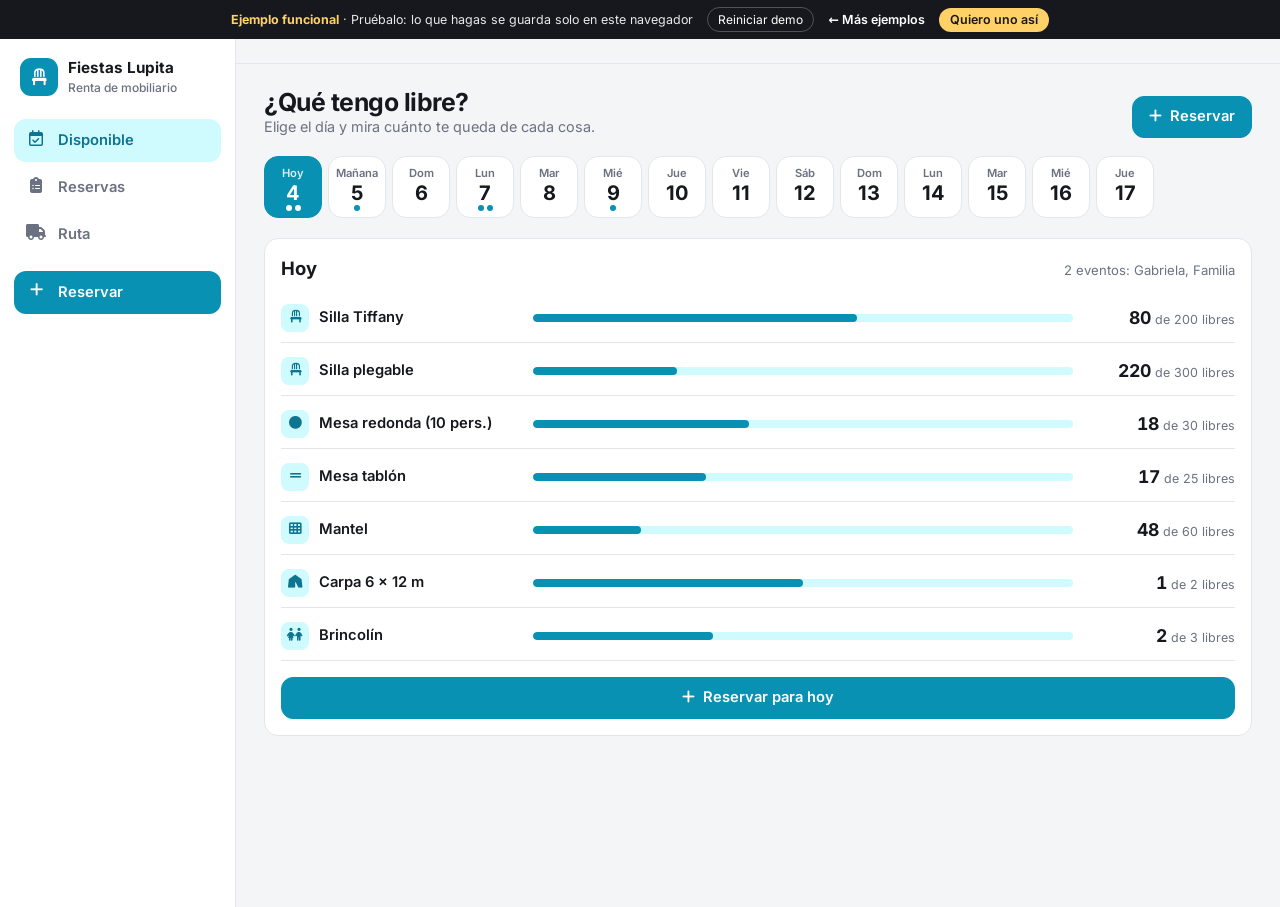
<file: mobiliario/index.html>
<!doctype html>
<html lang="es">
<head>
  <meta charset="utf-8" />
  <meta name="viewport" content="width=device-width, initial-scale=1, viewport-fit=cover" />
  <title>Rentas y disponibilidad · Fiestas Lupita</title>
  <meta name="description" content="Ejemplo funcional de un sistema para renta de mobiliario: disponibilidad por fecha, reservas con anticipo, entregas y recolecciones." />
  <meta name="theme-color" content="#f4f5f7" />
  <meta property="og:type" content="website" />
  <meta property="og:title" content="Renta de mobiliario · Sistema de ejemplo" />
  <meta property="og:description" content="Cuántas sillas y mesas te quedan cada día, reservas con anticipo y confirmación por WhatsApp." />
  <meta property="og:image" content="assets/og.jpg" />
  <meta property="og:image:width" content="1200" />
  <meta property="og:image:height" content="630" />
  <meta name="twitter:card" content="summary_large_image" />
  <link rel="icon" href="favicon.svg" type="image/svg+xml" />
  <link rel="preload" href="../assets/fuentes/inter-latin-f11d729b.woff2" as="font" type="font/woff2" crossorigin />
  <link rel="stylesheet" href="../assets/fuentes/inter-bce2b7.css" />
  <link rel="stylesheet" href="../assets/iconos/iconos.css?v=2" />
  <link rel="stylesheet" href="../base.css?v=2" />
  <link rel="stylesheet" href="styles.css?v=1" />
</head>
<body>
  <!-- Sistema de ejemplo (negocio ficticio). Funciona en el navegador con datos de prueba;
       reservas y existencias se guardan solo en el navegador de quien lo usa (ver ../comun.js).
       Cada reserva ocupa sus artículos el día del evento: así se calcula cuánto queda libre. -->
  <div class="demo-bar">
    <span><strong>Ejemplo funcional</strong> · Pruébalo: lo que hagas se guarda solo en este navegador</span>
    <button type="button" data-reiniciar>Reiniciar demo</button>
    <a href="../">← Más ejemplos</a>
    <a class="demo-cta" href="../?cotizar=sistema&amp;ejemplo=Renta+de+mobiliario">Quiero uno así</a>
  </div>

  <div class="app">
    <nav class="nav" aria-label="Secciones">
      <div class="nav-brand"><span class="logo"><i class="fa-solid fa-chair"></i></span><div><strong>Fiestas Lupita</strong><small>Renta de mobiliario</small></div></div>
      <button type="button" data-ir="disponible"><i class="fa-regular fa-calendar-check"></i><span>Disponible</span></button>
      <button type="button" data-ir="reservas"><i class="fa-solid fa-clipboard-list"></i><span>Reservas</span></button>
      <button type="button" data-ir="ruta"><i class="fa-solid fa-truck"></i><span>Ruta</span></button>
      <button type="button" class="nav-new" data-nueva><i class="fa-solid fa-plus"></i><span>Reservar</span></button>
    </nav>

    <div>
      <header class="top">
        <span class="logo"><i class="fa-solid fa-chair"></i></span>
        <div class="top-title"><strong>Fiestas Lupita</strong><span data-hoy></span></div>
      </header>

      <main class="main">
        <!-- ========== Disponible ========== -->
        <section data-vista="disponible">
          <div class="head">
            <div><h1>¿Qué tengo libre?</h1><p>Elige el día y mira cuánto te queda de cada cosa.</p></div>
            <button type="button" class="btn btn--brand only-desk" data-nueva><i class="fa-solid fa-plus"></i> Reservar</button>
          </div>
          <div class="strip" data-dias></div>
          <div class="avail card" data-disponible></div>
        </section>

        <!-- ========== Reservas ========== -->
        <section data-vista="reservas" hidden>
          <div class="head"><div><h1>Reservas</h1><p>Anticipos, saldos y en qué va cada una.</p></div></div>
          <div class="stats">
            <div class="stat stat--brand"><small>Eventos esta semana</small><strong data-st="semana">0</strong></div>
            <div class="stat"><small>Por entregar</small><strong data-st="entregar">0</strong></div>
            <div class="stat"><small>Por recoger</small><strong data-st="recoger">0</strong></div>
            <div class="stat"><small>Saldo por cobrar</small><strong data-st="saldo">$0</strong></div>
          </div>
          <div class="toolbar"><label class="search"><i class="fa-solid fa-magnifying-glass"></i><input type="search" placeholder="Cliente, colonia o folio" aria-label="Buscar reserva" data-buscar /></label></div>
          <ul class="list" data-reservas></ul>
        </section>

        <!-- ========== Ruta ========== -->
        <section data-vista="ruta" hidden>
          <div class="head"><div><h1>Ruta de hoy y mañana</h1><p>Qué cargar en la camioneta y a dónde ir.</p></div></div>
          <div class="route" data-ruta></div>
        </section>
      </main>
    </div>
  </div>

  <!-- ========== Nueva reserva ========== -->
  <dialog class="modal modal--wide" id="nueva" aria-labelledby="nueva-t">
    <form data-form-nueva novalidate tabindex="-1" autofocus>
      <div class="modal-head"><h2 id="nueva-t">Nueva reserva</h2><button type="button" class="icon-btn" data-cerrar aria-label="Cerrar"><i class="fa-solid fa-xmark"></i></button></div>
      <div class="row2">
        <label class="field"><span>Cliente</span><input name="cliente" maxlength="50" autocomplete="off" /></label>
        <label class="field"><span>WhatsApp</span><input name="tel" inputmode="tel" maxlength="15" placeholder="10 dígitos" /></label>
      </div>
      <div class="row2">
        <label class="field"><span>Día del evento</span><input name="fecha" type="date" /></label>
        <label class="field"><span>Colonia</span><input name="colonia" maxlength="40" placeholder="Ej. Las Águilas" /></label>
      </div>
      <label class="field"><span>Dirección</span><input name="direccion" maxlength="100" placeholder="Calle, número y referencias" /></label>
      <fieldset class="field"><legend>¿Qué se lleva?</legend><ul class="pick" data-articulos></ul></fieldset>
      <div class="row2">
        <label class="field"><span>Flete</span><input name="flete" type="number" min="0" step="50" inputmode="decimal" value="250" /></label>
        <label class="field"><span>Anticipo</span><input name="anticipo" type="number" min="0" step="50" inputmode="decimal" /></label>
      </div>
      <p class="quote">Total: <strong class="num" data-total>$0</strong></p>
      <p class="form-error" hidden></p>
      <div class="modal-actions"><button type="submit" class="btn btn--brand"><i class="fa-solid fa-check"></i> Apartar</button></div>
    </form>
  </dialog>

  <script src="../comun.js?v=2"></script>
  <script src="app.js?v=1"></script>
  <!-- Modo muestra (ejemplo ficticio). Para un cliente real, borra la siguiente línea. -->
  <script src="../assets/muestra.js?v=2" data-servicio="sistema" data-ejemplo="Renta de mobiliario" data-para="cliente"></script>
  <script src="../assets/errores.js?v=1"></script>
</body>
</html>
</file>
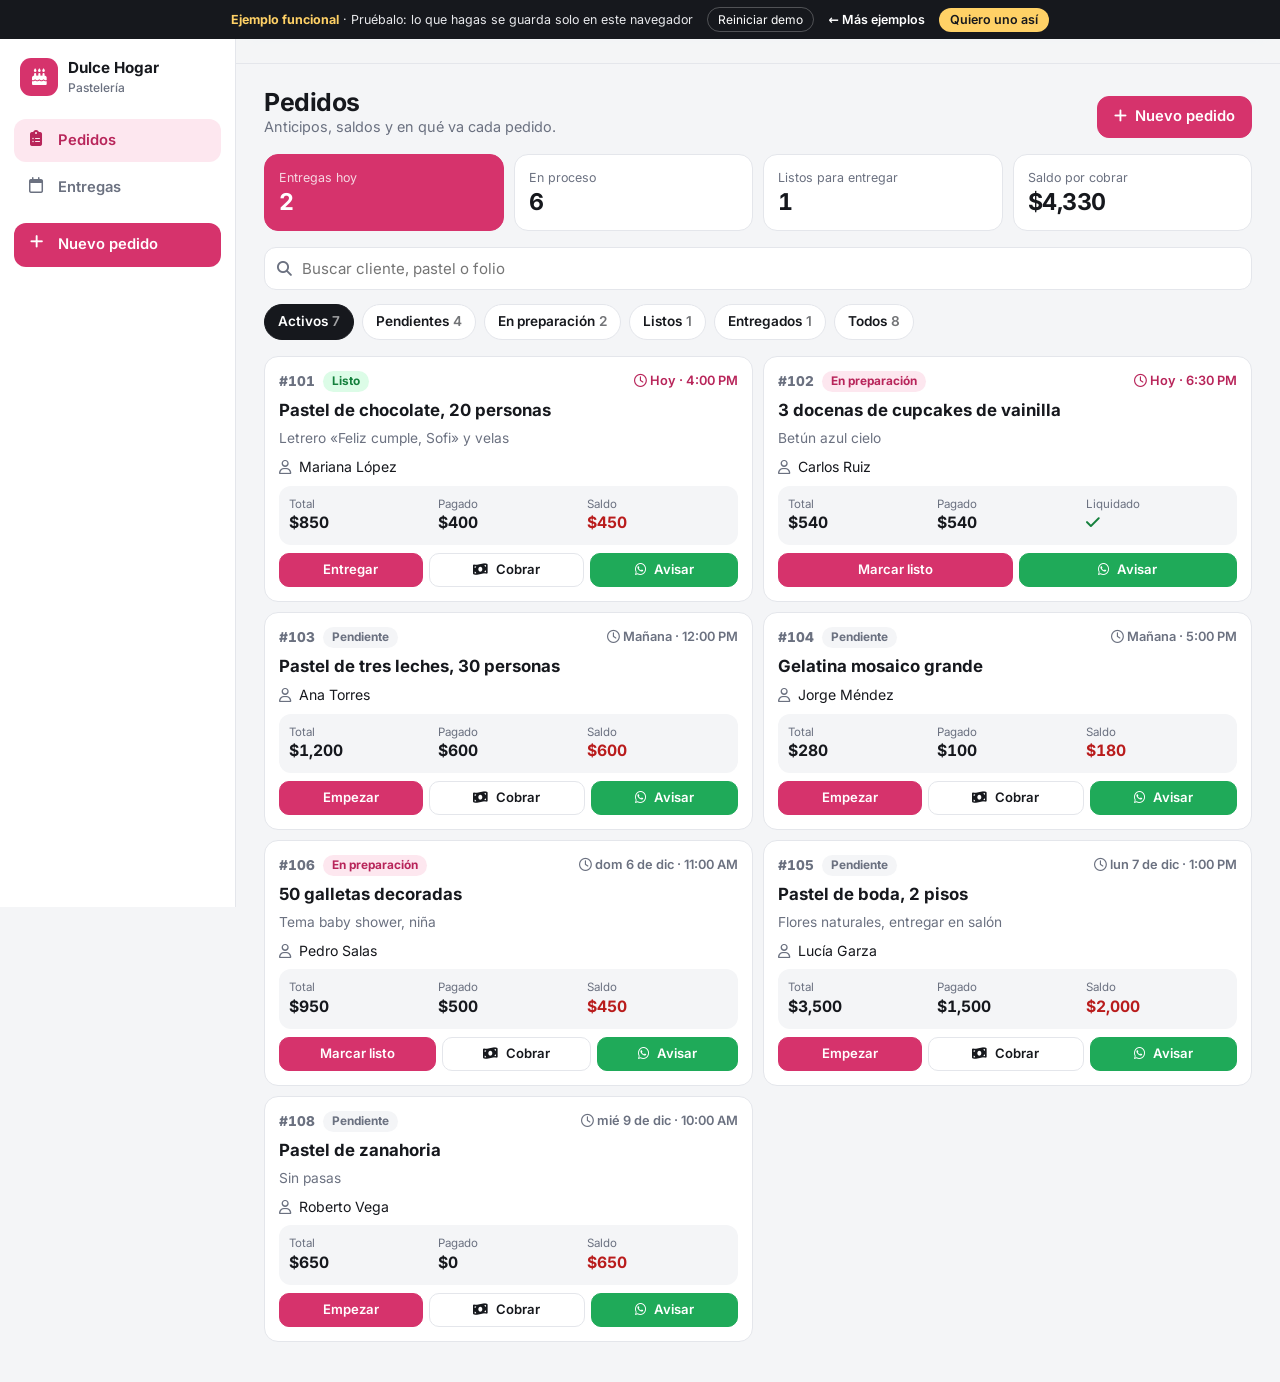
<file: pedidos/index.html>
<!doctype html>
<html lang="es">
<head>
  <meta charset="utf-8" />
  <meta name="viewport" content="width=device-width, initial-scale=1, viewport-fit=cover" />
  <title>Pedidos y apartados · Pastelería Dulce Hogar</title>
  <meta name="description" content="Ejemplo funcional de un sistema de pedidos para una pastelería: anticipos, saldos, entregas y avisos por WhatsApp." />
  <meta name="theme-color" content="#f4f5f7" />
  <meta property="og:type" content="website" />
  <meta property="og:title" content="Pedidos y apartados · Sistema de ejemplo" />
  <meta property="og:description" content="Pedidos con anticipo y saldo, entregas de la semana y avisos al cliente por WhatsApp." />
  <meta property="og:image" content="assets/og.jpg" />
  <meta property="og:image:width" content="1200" />
  <meta property="og:image:height" content="630" />
  <meta name="twitter:card" content="summary_large_image" />
  <link rel="icon" href="favicon.svg" type="image/svg+xml" />
  <link rel="preload" href="../assets/fuentes/inter-latin-f11d729b.woff2" as="font" type="font/woff2" crossorigin />
  <link rel="stylesheet" href="../assets/fuentes/inter-bce2b7.css" />
  <link rel="stylesheet" href="../assets/iconos/iconos.css?v=2" />
  <link rel="stylesheet" href="../base.css?v=2" />
  <link rel="stylesheet" href="styles.css?v=1" />
</head>
<body>
  <!-- Sistema de ejemplo (pastelería ficticia). Funciona en el navegador con datos de prueba;
       los pedidos se guardan solo en el navegador de quien lo usa (ver ../comun.js). -->
  <div class="demo-bar">
    <span><strong>Ejemplo funcional</strong> · Pruébalo: lo que hagas se guarda solo en este navegador</span>
    <button type="button" data-reiniciar>Reiniciar demo</button>
    <a href="../">← Más ejemplos</a>
    <a class="demo-cta" href="../?cotizar=sistema&amp;ejemplo=Pedidos+y+apartados">Quiero uno así</a>
  </div>

  <div class="app">
    <nav class="nav" aria-label="Secciones">
      <div class="nav-brand"><span class="logo"><i class="fa-solid fa-cake-candles"></i></span><div><strong>Dulce Hogar</strong><small>Pastelería</small></div></div>
      <button type="button" data-ir="pedidos"><i class="fa-solid fa-clipboard-list"></i><span>Pedidos</span></button>
      <button type="button" data-ir="entregas"><i class="fa-regular fa-calendar"></i><span>Entregas</span></button>
      <button type="button" class="nav-new" data-nuevo><i class="fa-solid fa-plus"></i><span>Nuevo pedido</span></button>
    </nav>

    <div>
      <header class="top">
        <span class="logo"><i class="fa-solid fa-cake-candles"></i></span>
        <div class="top-title"><strong>Pastelería Dulce Hogar</strong><span data-hoy></span></div>
      </header>

      <main class="main">
        <!-- ========== Pedidos ========== -->
        <section data-vista="pedidos">
          <div class="head">
            <div><h1>Pedidos</h1><p>Anticipos, saldos y en qué va cada pedido.</p></div>
            <button type="button" class="btn btn--brand only-desk" data-nuevo><i class="fa-solid fa-plus"></i> Nuevo pedido</button>
          </div>
          <div class="stats">
            <div class="stat stat--brand"><small>Entregas hoy</small><strong data-st="hoy">0</strong></div>
            <div class="stat"><small>En proceso</small><strong data-st="proceso">0</strong></div>
            <div class="stat"><small>Listos para entregar</small><strong data-st="listos">0</strong></div>
            <div class="stat"><small>Saldo por cobrar</small><strong data-st="saldo">$0</strong></div>
          </div>
          <div class="toolbar">
            <label class="search"><i class="fa-solid fa-magnifying-glass"></i><input type="search" placeholder="Buscar cliente, pastel o folio" aria-label="Buscar pedido" data-buscar /></label>
          </div>
          <div class="chips" data-filtros></div>
          <ul class="orders" data-pedidos></ul>
        </section>

        <!-- ========== Entregas ========== -->
        <section data-vista="entregas" hidden>
          <div class="head"><div><h1>Entregas</h1><p>Lo que sale esta semana, día por día.</p></div></div>
          <div class="days" data-dias></div>
        </section>
      </main>
    </div>
  </div>

  <!-- ========== Nuevo pedido ========== -->
  <dialog class="modal" id="nuevo" aria-labelledby="nuevo-t">
    <form data-form-nuevo novalidate tabindex="-1" autofocus>
      <div class="modal-head"><h2 id="nuevo-t">Nuevo pedido</h2><button type="button" class="icon-btn" data-cerrar aria-label="Cerrar"><i class="fa-solid fa-xmark"></i></button></div>
      <div class="row2">
        <label class="field"><span>Cliente</span><input name="cliente" maxlength="50" autocomplete="off" /></label>
        <label class="field"><span>WhatsApp</span><input name="tel" inputmode="tel" maxlength="15" placeholder="10 dígitos" /></label>
      </div>
      <label class="field"><span>¿Qué pidió?</span><input name="producto" maxlength="70" placeholder="Ej. Pastel de chocolate, 20 personas" /></label>
      <label class="field"><span>Detalles <small class="muted">(opcional)</small></span><textarea name="detalle" maxlength="200" placeholder="Ej. Letrero «Feliz cumple, Sofi», sin nuez"></textarea></label>
      <div class="row2">
        <label class="field"><span>Día de entrega</span><input name="fecha" type="date" /></label>
        <label class="field"><span>Hora</span><input name="hora" type="time" /></label>
      </div>
      <div class="row2">
        <label class="field"><span>Total</span><input name="total" type="number" inputmode="decimal" min="0" step="10" /></label>
        <label class="field"><span>Anticipo</span><input name="anticipo" type="number" inputmode="decimal" min="0" step="10" /></label>
      </div>
      <p class="form-error" hidden></p>
      <div class="modal-actions"><button type="submit" class="btn btn--brand"><i class="fa-solid fa-check"></i> Guardar pedido</button></div>
    </form>
  </dialog>

  <!-- ========== Cobrar saldo ========== -->
  <dialog class="modal" id="cobro" aria-labelledby="cobro-t">
    <form data-form-cobro novalidate tabindex="-1" autofocus>
      <div class="modal-head"><div><h2 id="cobro-t">Registrar pago</h2><p class="muted small" data-cobro-info></p></div><button type="button" class="icon-btn" data-cerrar aria-label="Cerrar"><i class="fa-solid fa-xmark"></i></button></div>
      <p class="due">Saldo: <strong class="num" data-cobro-saldo>$0</strong></p>
      <label class="field"><span>¿Cuánto paga?</span><input name="monto" type="number" inputmode="decimal" min="1" step="10" /></label>
      <div class="quick"><button type="button" class="chip" data-todo>Todo el saldo</button><button type="button" class="chip" data-mitad>La mitad</button></div>
      <p class="form-error" hidden></p>
      <div class="modal-actions"><button type="submit" class="btn btn--brand"><i class="fa-solid fa-check"></i> Registrar pago</button></div>
    </form>
  </dialog>

  <script src="../comun.js?v=2"></script>
  <script src="app.js?v=1"></script>
  <!-- Modo muestra (ejemplo ficticio). Para un cliente real, borra la siguiente línea. -->
  <script src="../assets/muestra.js?v=2" data-servicio="sistema" data-ejemplo="Pedidos y apartados" data-para="cliente"></script>
  <script src="../assets/errores.js?v=1"></script>
</body>
</html>
</file>
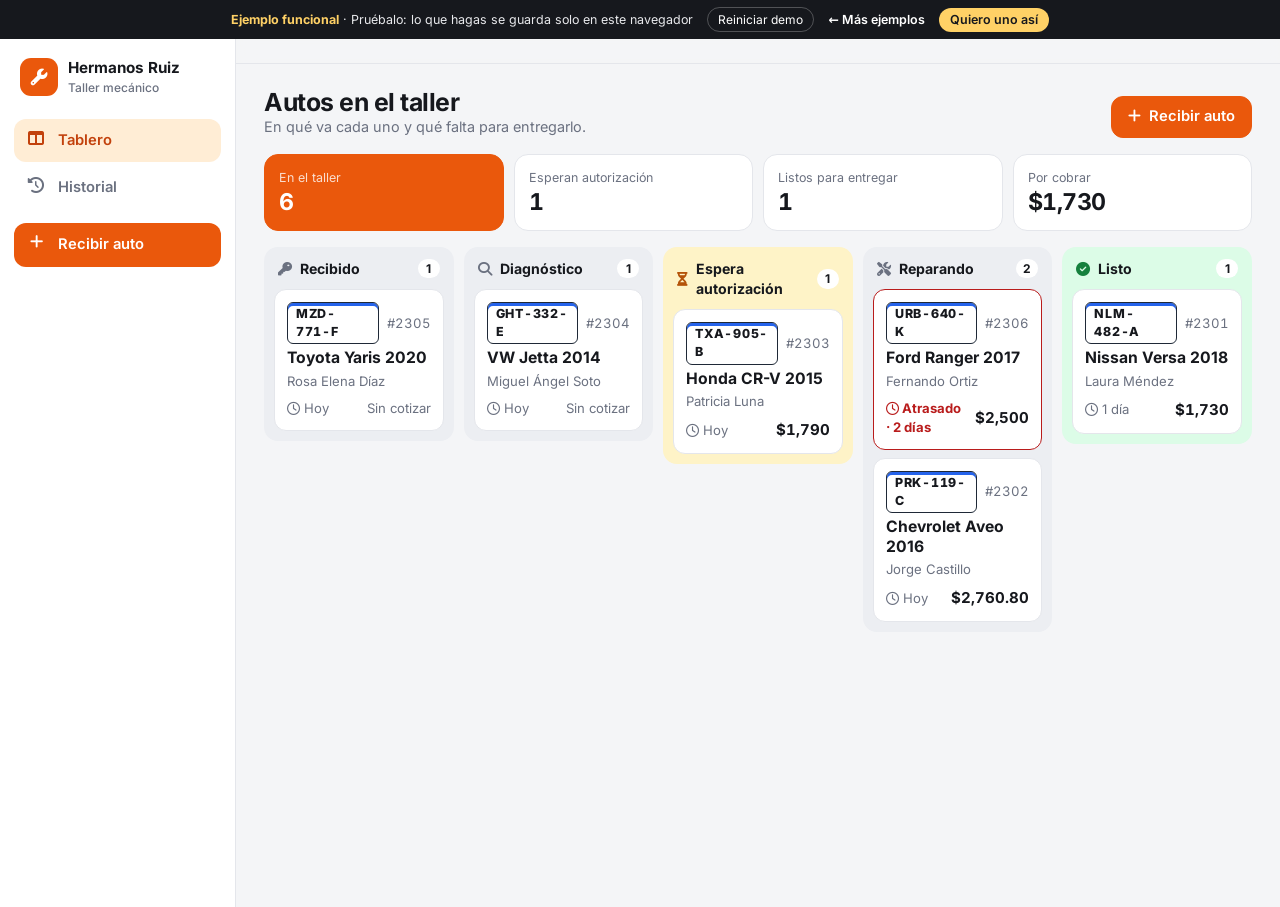
<file: taller/index.html>
<!doctype html>
<html lang="es">
<head>
  <meta charset="utf-8" />
  <meta name="viewport" content="width=device-width, initial-scale=1, viewport-fit=cover" />
  <title>Órdenes de servicio · Taller Hermanos Ruiz</title>
  <meta name="description" content="Ejemplo funcional de un sistema para taller mecánico: órdenes de servicio, cotización, autorización del cliente por WhatsApp e historial por placas." />
  <meta name="theme-color" content="#f4f5f7" />
  <meta property="og:type" content="website" />
  <meta property="og:title" content="Órdenes de servicio para taller · Sistema de ejemplo" />
  <meta property="og:description" content="Tablero de autos en el taller, cotización, autorización por WhatsApp e historial por placas." />
  <meta property="og:image" content="assets/og.jpg" />
  <meta property="og:image:width" content="1200" />
  <meta property="og:image:height" content="630" />
  <meta name="twitter:card" content="summary_large_image" />
  <link rel="icon" href="favicon.svg" type="image/svg+xml" />
  <link rel="preload" href="../assets/fuentes/inter-latin-f11d729b.woff2" as="font" type="font/woff2" crossorigin />
  <link rel="stylesheet" href="../assets/fuentes/inter-bce2b7.css" />
  <link rel="stylesheet" href="../assets/iconos/iconos.css?v=2" />
  <link rel="stylesheet" href="../base.css?v=2" />
  <link rel="stylesheet" href="styles.css?v=1" />
</head>
<body>
  <!-- Sistema de ejemplo (taller ficticio). Funciona en el navegador con datos de prueba;
       las órdenes se guardan solo en el navegador de quien lo usa (ver ../comun.js). -->
  <div class="demo-bar">
    <span><strong>Ejemplo funcional</strong> · Pruébalo: lo que hagas se guarda solo en este navegador</span>
    <button type="button" data-reiniciar>Reiniciar demo</button>
    <a href="../">← Más ejemplos</a>
    <a class="demo-cta" href="../?cotizar=sistema&amp;ejemplo=Taller+mec%C3%A1nico">Quiero uno así</a>
  </div>

  <div class="app">
    <nav class="nav" aria-label="Secciones">
      <div class="nav-brand"><span class="logo"><i class="fa-solid fa-wrench"></i></span><div><strong>Hermanos Ruiz</strong><small>Taller mecánico</small></div></div>
      <button type="button" data-ir="tablero"><i class="fa-solid fa-table-columns"></i><span>Tablero</span></button>
      <button type="button" data-ir="historial"><i class="fa-solid fa-clock-rotate-left"></i><span>Historial</span></button>
      <button type="button" class="nav-new" data-nueva><i class="fa-solid fa-plus"></i><span>Recibir auto</span></button>
    </nav>

    <div>
      <header class="top">
        <span class="logo"><i class="fa-solid fa-wrench"></i></span>
        <div class="top-title"><strong>Taller Hermanos Ruiz</strong><span data-hoy></span></div>
      </header>

      <main class="main">
        <!-- ========== Tablero ========== -->
        <section data-vista="tablero">
          <div class="head">
            <div><h1>Autos en el taller</h1><p>En qué va cada uno y qué falta para entregarlo.</p></div>
            <button type="button" class="btn btn--brand only-desk" data-nueva><i class="fa-solid fa-plus"></i> Recibir auto</button>
          </div>
          <div class="stats">
            <div class="stat stat--brand"><small>En el taller</small><strong data-st="taller">0</strong></div>
            <div class="stat"><small>Esperan autorización</small><strong data-st="autorizar">0</strong></div>
            <div class="stat"><small>Listos para entregar</small><strong data-st="listos">0</strong></div>
            <div class="stat"><small>Por cobrar</small><strong data-st="cobrar">$0</strong></div>
          </div>
          <div class="board" data-tablero></div>
        </section>

        <!-- ========== Historial ========== -->
        <section data-vista="historial" hidden>
          <div class="head"><div><h1>Historial</h1><p>Todo lo que se le ha hecho a cada auto. Busca por placas o cliente.</p></div></div>
          <div class="toolbar">
            <label class="search"><i class="fa-solid fa-magnifying-glass"></i><input type="search" placeholder="Placas, cliente o auto" aria-label="Buscar en el historial" data-buscar /></label>
          </div>
          <ul class="list" data-historial></ul>
        </section>
      </main>
    </div>
  </div>

  <!-- ========== Recibir auto ========== -->
  <dialog class="modal" id="nueva" aria-labelledby="nueva-t">
    <form data-form-nueva novalidate tabindex="-1" autofocus>
      <div class="modal-head"><h2 id="nueva-t">Recibir auto</h2><button type="button" class="icon-btn" data-cerrar aria-label="Cerrar"><i class="fa-solid fa-xmark"></i></button></div>
      <div class="row2">
        <label class="field"><span>Cliente</span><input name="cliente" maxlength="50" autocomplete="off" /></label>
        <label class="field"><span>WhatsApp</span><input name="tel" inputmode="tel" maxlength="15" placeholder="10 dígitos" /></label>
      </div>
      <div class="row2">
        <label class="field"><span>Auto</span><input name="auto" maxlength="40" placeholder="Ej. Nissan Versa 2018" /></label>
        <label class="field"><span>Placas</span><input name="placas" maxlength="10" placeholder="Ej. ABC-123-D" autocapitalize="characters" /></label>
      </div>
      <label class="field"><span>¿Qué le pasa?</span><textarea name="falla" maxlength="200" placeholder="Ej. Rechina al frenar y jala a la derecha"></textarea></label>
      <div class="row2">
        <label class="field"><span>Kilometraje</span><input name="km" type="number" inputmode="numeric" min="0" step="1000" /></label>
        <label class="field"><span>Entrega prometida</span><input name="entrega" type="date" /></label>
      </div>
      <p class="hint-placas small" data-placas-previo hidden></p>
      <p class="form-error" hidden></p>
      <div class="modal-actions"><button type="submit" class="btn btn--brand"><i class="fa-solid fa-check"></i> Abrir orden</button></div>
    </form>
  </dialog>

  <!-- ========== Orden ========== -->
  <dialog class="modal modal--wide" id="orden" aria-labelledby="orden-t">
    <div class="modal-in" tabindex="-1" autofocus>
      <div class="modal-head">
        <div><p class="muted small" data-o-folio></p><h2 id="orden-t" data-o-auto></h2><p class="muted small" data-o-cliente></p></div>
        <button type="button" class="icon-btn" data-cerrar aria-label="Cerrar"><i class="fa-solid fa-xmark"></i></button>
      </div>
      <ol class="steps" data-o-pasos></ol>
      <p class="falla" data-o-falla></p>

      <h3 class="sub">Cotización</h3>
      <ul class="concepts" data-o-conceptos></ul>
      <form class="add" data-form-concepto novalidate>
        <select name="tipo" aria-label="Tipo"><option value="ref">Refacción</option><option value="mo">Mano de obra</option></select>
        <input name="desc" maxlength="60" placeholder="Ej. Balatas delanteras" aria-label="Concepto" />
        <input name="cant" type="number" min="1" max="99" value="1" inputmode="numeric" aria-label="Cantidad" />
        <input name="precio" type="number" min="0" step="10" inputmode="decimal" placeholder="Precio" aria-label="Precio" />
        <button type="submit" class="btn btn--sm"><i class="fa-solid fa-plus"></i><span class="sr">Agregar</span></button>
      </form>
      <p class="form-error" data-concepto-error hidden></p>
      <label class="iva"><input type="checkbox" data-o-iva /> Con factura (+16% IVA)</label>
      <dl class="sum" data-o-suma></dl>

      <div class="o-actions" data-o-acciones></div>
    </div>
  </dialog>

  <script src="../comun.js?v=2"></script>
  <script src="app.js?v=1"></script>
  <!-- Modo muestra (ejemplo ficticio). Para un cliente real, borra la siguiente línea. -->
  <script src="../assets/muestra.js?v=2" data-servicio="sistema" data-ejemplo="Taller mecánico" data-para="cliente"></script>
  <script src="../assets/errores.js?v=1"></script>
</body>
</html>
</file>
<file: assets/fuentes/schibstedgrotesk-2d2a8c.css>
/* Tipografías de Google Fonts (licencia SIL OFL), servidas desde este sitio.
 * Origen: https://fonts.googleapis.com/css2?family=Schibsted+Grotesk:wght@400;500;600;700&display=swap
 * Solo los juegos latin y latin-ext. Se genera con fuentes.py; no editar a mano. */
@font-face {
  font-family: 'Schibsted Grotesk';
  font-style: normal;
  font-weight: 400;
  font-display: swap;
  src: url(schibsted-grotesk-latin-ext-0b648569.woff2) format('woff2');
  unicode-range: U+0100-02BA, U+02BD-02C5, U+02C7-02CC, U+02CE-02D7, U+02DD-02FF, U+0304, U+0308, U+0329, U+1D00-1DBF, U+1E00-1E9F, U+1EF2-1EFF, U+2020, U+20A0-20AB, U+20AD-20C4, U+2113, U+2C60-2C7F, U+A720-A7FF;
}
@font-face {
  font-family: 'Schibsted Grotesk';
  font-style: normal;
  font-weight: 400;
  font-display: swap;
  src: url(schibsted-grotesk-latin-abd60509.woff2) format('woff2');
  unicode-range: U+0000-00FF, U+0131, U+0152-0153, U+02BB-02BC, U+02C6, U+02DA, U+02DC, U+0304, U+0308, U+0329, U+2000-206F, U+20AC, U+2122, U+2191, U+2193, U+2212, U+2215, U+FEFF, U+FFFD;
}
@font-face {
  font-family: 'Schibsted Grotesk';
  font-style: normal;
  font-weight: 500;
  font-display: swap;
  src: url(schibsted-grotesk-latin-ext-0b648569.woff2) format('woff2');
  unicode-range: U+0100-02BA, U+02BD-02C5, U+02C7-02CC, U+02CE-02D7, U+02DD-02FF, U+0304, U+0308, U+0329, U+1D00-1DBF, U+1E00-1E9F, U+1EF2-1EFF, U+2020, U+20A0-20AB, U+20AD-20C4, U+2113, U+2C60-2C7F, U+A720-A7FF;
}
@font-face {
  font-family: 'Schibsted Grotesk';
  font-style: normal;
  font-weight: 500;
  font-display: swap;
  src: url(schibsted-grotesk-latin-abd60509.woff2) format('woff2');
  unicode-range: U+0000-00FF, U+0131, U+0152-0153, U+02BB-02BC, U+02C6, U+02DA, U+02DC, U+0304, U+0308, U+0329, U+2000-206F, U+20AC, U+2122, U+2191, U+2193, U+2212, U+2215, U+FEFF, U+FFFD;
}
@font-face {
  font-family: 'Schibsted Grotesk';
  font-style: normal;
  font-weight: 600;
  font-display: swap;
  src: url(schibsted-grotesk-latin-ext-0b648569.woff2) format('woff2');
  unicode-range: U+0100-02BA, U+02BD-02C5, U+02C7-02CC, U+02CE-02D7, U+02DD-02FF, U+0304, U+0308, U+0329, U+1D00-1DBF, U+1E00-1E9F, U+1EF2-1EFF, U+2020, U+20A0-20AB, U+20AD-20C4, U+2113, U+2C60-2C7F, U+A720-A7FF;
}
@font-face {
  font-family: 'Schibsted Grotesk';
  font-style: normal;
  font-weight: 600;
  font-display: swap;
  src: url(schibsted-grotesk-latin-abd60509.woff2) format('woff2');
  unicode-range: U+0000-00FF, U+0131, U+0152-0153, U+02BB-02BC, U+02C6, U+02DA, U+02DC, U+0304, U+0308, U+0329, U+2000-206F, U+20AC, U+2122, U+2191, U+2193, U+2212, U+2215, U+FEFF, U+FFFD;
}
@font-face {
  font-family: 'Schibsted Grotesk';
  font-style: normal;
  font-weight: 700;
  font-display: swap;
  src: url(schibsted-grotesk-latin-ext-0b648569.woff2) format('woff2');
  unicode-range: U+0100-02BA, U+02BD-02C5, U+02C7-02CC, U+02CE-02D7, U+02DD-02FF, U+0304, U+0308, U+0329, U+1D00-1DBF, U+1E00-1E9F, U+1EF2-1EFF, U+2020, U+20A0-20AB, U+20AD-20C4, U+2113, U+2C60-2C7F, U+A720-A7FF;
}
@font-face {
  font-family: 'Schibsted Grotesk';
  font-style: normal;
  font-weight: 700;
  font-display: swap;
  src: url(schibsted-grotesk-latin-abd60509.woff2) format('woff2');
  unicode-range: U+0000-00FF, U+0131, U+0152-0153, U+02BB-02BC, U+02C6, U+02DA, U+02DC, U+0304, U+0308, U+0329, U+2000-206F, U+20AC, U+2122, U+2191, U+2193, U+2212, U+2215, U+FEFF, U+FFFD;
}
</file>
<file: estilos.css>
:root {
  --bg: #f5f0e8;
  --paper: #ebe4d8;
  --ink: #0e0f10;
  --muted: #6a645b;
  --line: rgba(14, 15, 16, 0.12);
  --amber: #f2a65a;
  --amber-text: #9a5113;

  --font: "Schibsted Grotesk", system-ui, sans-serif;
  --tracking: -0.03em;

  /* Tamaño del celular de muestra */
  --phone-w: 230;
  --screen-w: 390;
  --screen-h: 844;
}

* { box-sizing: border-box; margin: 0; padding: 0; }

body {
  font-family: var(--font);
  color: var(--ink);
  background: var(--bg);
  -webkit-font-smoothing: antialiased;
  overflow-x: hidden;
}

/* ---------- Barra superior ---------- */
.topbar {
  max-width: 1180px;
  margin: 0 auto;
  padding: 20px 20px 0;
}
.back {
  display: inline-flex;
  align-items: center;
  gap: 8px;
  padding: 5px 14px 5px 10px;
  border-radius: 999px;
  background: var(--ink);
  color: var(--bg);
  text-decoration: none;
  font-size: 0.88rem;
  font-weight: 600;
  box-shadow: 0 8px 18px -10px rgba(14, 15, 16, 0.55);
  transition: background 0.2s ease, color 0.2s ease;
}
.back i { font-size: 0.8rem; color: var(--amber); transition: translate 0.2s ease; }
.back-avatar {
  display: grid;
  place-items: center;
  width: 26px;
  height: 26px;
  border-radius: 50%;
  background: var(--amber);
  color: var(--ink);
  font-size: 0.68rem;
  font-weight: 700;
}
.back:hover { background: #2a2b2e; }
.back:hover i { translate: -3px 0; }

/* ---------- Intro ---------- */
.intro {
  max-width: 780px;
  margin: 0 auto;
  padding: 48px 20px 24px;
  text-align: center;
}
.kicker {
  font-size: 0.85rem;
  font-weight: 600;
  color: var(--amber-text);
}
.title {
  font-weight: 700;
  font-size: clamp(2.3rem, 7.5vw, 4rem);
  line-height: 1.02;
  letter-spacing: var(--tracking);
  margin: 14px 0 18px;
  text-wrap: balance;
}
.title em {
  font-style: normal;
  background: linear-gradient(transparent 62%, rgba(242, 166, 90, 0.55) 62%);
}
.lead {
  max-width: 48ch;
  margin: 0 auto;
  font-size: 1.05rem;
  line-height: 1.6;
  color: var(--muted);
}

/* Cómo funciona: 3 pasos */
.how {
  list-style: none;
  counter-reset: how;
  display: flex;
  justify-content: center;
  gap: 6px;
  margin-top: 22px;
}
.how li {
  counter-increment: how;
  display: flex;
  align-items: center;
  gap: 8px;
  padding: 7px 13px 7px 7px;
  border-radius: 999px;
  background: var(--paper);
  font-size: 0.88rem;
  color: var(--muted);
}
.how li::before {
  content: counter(how);
  display: grid;
  place-items: center;
  width: 22px;
  height: 22px;
  border-radius: 50%;
  background: var(--ink);
  color: var(--amber);
  font-size: 0.72rem;
  font-weight: 700;
}
.how strong { color: var(--ink); font-weight: 600; }

/* ¿No sabes cuál? → abre el cotizador */
.help { margin-top: 18px; font-size: 0.95rem; color: var(--muted); animation: rise 0.8s cubic-bezier(0.2, 0.8, 0.2, 1) 0.55s both; }
.help a { color: var(--amber-text); font-weight: 600; text-decoration: none; border-bottom: 1.5px solid rgba(154, 81, 19, 0.35); transition: border-color 0.2s ease; }
.help a:hover { border-color: var(--amber-text); }

/* Cotizador (assets/cotizar.css): colores de esta página */
.cz {
  --cz-bg: #fffdf9;
  --cz-card: var(--bg);
  --cz-text: var(--ink);
  --cz-muted: var(--muted);
  --cz-line: var(--line);
  --cz-accent: var(--amber);
  --cz-on-accent: var(--ink);
  --cz-font: var(--font);
}
.cz .cz-kicker { color: var(--amber-text); }

/* Botón flotante para cotizar (solo celular) */
.float-quote {
  position: fixed;
  left: 50%;
  bottom: max(16px, env(safe-area-inset-bottom));
  z-index: 30;
  display: flex;
  align-items: center;
  justify-content: center;
  gap: 10px;
  width: min(calc(100% - 32px), 420px);
  padding: 15px;
  border-radius: 14px;
  background: var(--ink);
  color: var(--bg);
  font-weight: 600;
  text-decoration: none;
  box-shadow: 0 14px 30px -10px rgba(14, 15, 16, 0.5);
  translate: -50% 160%;
  transition: translate 0.35s cubic-bezier(0.2, 0.8, 0.2, 1);
}
.float-quote i { color: var(--amber); }
.float-quote.show { translate: -50% 0; }
@media (min-width: 900px) { .float-quote { display: none; } }

/* ---------- Menú de secciones (fijo arriba) ---------- */
.jump {
  position: sticky;
  top: 0;
  z-index: 20;
  margin-top: 8px;
  background: color-mix(in srgb, var(--bg) 88%, transparent);
  border-bottom: 1px solid var(--line);
  backdrop-filter: blur(12px);
  animation: rise 0.8s cubic-bezier(0.2, 0.8, 0.2, 1) 0.55s both;
}
.jump-inner {
  display: flex;
  gap: 6px;
  max-width: 1180px;
  margin: 0 auto;
  padding: 10px 20px;
  overflow-x: auto;
  scrollbar-width: none;
}
.jump-inner::-webkit-scrollbar { display: none; }
.jump a {
  flex: none;
  display: inline-flex;
  align-items: center;
  gap: 7px;
  padding: 8px 8px 8px 14px;
  border: 1px solid var(--line);
  border-radius: 999px;
  color: var(--ink);
  text-decoration: none;
  font-size: 0.88rem;
  font-weight: 600;
  white-space: nowrap;
  transition: background 0.2s ease, color 0.2s ease, border-color 0.2s ease;
}
.jump a span {
  display: grid;
  place-items: center;
  min-width: 22px;
  height: 22px;
  padding: 0 6px;
  border-radius: 99px;
  background: var(--paper);
  font-size: 0.72rem;
}
.jump a:hover { border-color: var(--ink); }
.jump a.is-on { background: var(--ink); border-color: var(--ink); color: var(--bg); }
.jump a.is-on span { background: var(--amber); color: var(--ink); }
@media (min-width: 1000px) { .jump-inner { justify-content: center; } }

/* ---------- Categorías ---------- */
.category {
  scroll-margin-top: 70px;
  padding-top: 56px;
}
.category + .category { border-top: 1px solid var(--line); margin-top: 32px; }
.category-head {
  max-width: 1180px;
  margin: 0 auto;
  padding: 0 20px;
}
.category-sub {
  margin-top: 8px;
  max-width: 46ch;
  font-size: 1rem;
  color: var(--muted);
}
.category-head h2 {
  font-weight: 700;
  font-size: clamp(2rem, 5.5vw, 2.8rem);
  line-height: 1;
  letter-spacing: var(--tracking);
}
.category-head {
  display: flex;
  align-items: baseline;
  justify-content: space-between;
  gap: 12px;
}
.swipe-hint {
  display: none;
  font-size: 0.85rem;
  font-weight: 500;
  color: var(--muted);
  white-space: nowrap;
}

/* ---------- Catálogo ---------- */
.grid {
  max-width: 1180px;
  margin: 0 auto;
  padding: 32px 20px 40px;
  display: grid;
  grid-template-columns: repeat(auto-fit, minmax(250px, 1fr));
  gap: 56px 32px;
}

.item {
  display: flex;
  flex-direction: column;
  align-items: center;
}

/* Celular con la plantilla en vivo */
.phone {
  position: relative;
  display: block;
  width: calc(var(--phone-w) * 1px + 20px);
  height: calc(var(--phone-w) * var(--screen-h) / var(--screen-w) * 1px + 20px);
  padding: 10px;
  border-radius: 38px;
  background: var(--ink);
  box-shadow: 0 30px 60px -20px rgba(14, 15, 16, 0.45);
  overflow: hidden;
  transition: transform 0.35s cubic-bezier(0.2, 0.8, 0.2, 1);
}
.phone::after {
  /* Cámara */
  content: "";
  position: absolute;
  top: 18px;
  left: 50%;
  translate: -50% 0;
  width: 70px;
  height: 20px;
  border-radius: 999px;
  background: var(--ink);
}
.screen {
  display: block;
  height: 100%;
  overflow: hidden;
  border-radius: 28px;
  background: var(--paper);
}
.phone img {
  display: block;
  width: 100%;
  height: 100%;
  object-fit: cover;
  object-position: top;
  transition: translate 0.9s cubic-bezier(0.45, 0, 0.2, 1);
}
.item:hover .phone { transform: translateY(-8px) rotate(-1deg); }

/* Recorrido de la página completa dentro del celular */
.phone.is-tall img { height: auto; }
@media (hover: hover) {
  .item:hover .phone.is-tall img {
    translate: 0 var(--shift);
    transition: translate var(--dur) cubic-bezier(0.45, 0, 0.55, 1) 0.25s;
  }
}
.phone.is-playing.is-tall img { animation: peek calc(var(--dur) * 2 + 3s) ease-in-out 0.6s infinite; }
@keyframes peek {
  0%, 12% { translate: 0 0; }
  50%, 62% { translate: 0 var(--shift); }
  100% { translate: 0 0; }
}

.item-info {
  width: 100%;
  max-width: 320px;
  margin-top: 28px;
}
.item-name {
  font-weight: 700;
  font-size: 1.8rem;
  line-height: 1.05;
  letter-spacing: var(--tracking);
  margin-top: 4px;
}
.item-for {
  font-size: 0.9rem;
  font-weight: 500;
  color: var(--muted);
  margin-top: 4px;
}
.item-desc {
  margin-top: 10px;
  font-size: 1rem;
  font-weight: 500;
  line-height: 1.45;
}
.chips {
  list-style: none;
  display: flex;
  flex-wrap: wrap;
  gap: 6px;
  margin-top: 12px;
}
.chips li {
  padding: 5px 10px;
  border-radius: 999px;
  background: var(--paper);
  font-size: 0.8rem;
  font-weight: 500;
}
.item-actions {
  display: flex;
  gap: 10px;
  margin-top: 18px;
}

/* ---------- Botones ---------- */
.btn {
  flex: 1;
  display: inline-block;
  padding: 12px 18px;
  border: 1px solid var(--ink);
  border-radius: 10px;
  color: var(--ink);
  text-align: center;
  text-decoration: none;
  font-weight: 600;
  font-size: 0.92rem;
  transition: background 0.2s ease, color 0.2s ease, border-color 0.2s ease;
}
.btn:hover { background: var(--ink); color: var(--bg); }
.btn--solid { background: var(--ink); color: var(--bg); }
.btn--solid:hover { background: var(--amber); border-color: var(--amber); color: var(--ink); }
.btn--big { flex: none; padding: 16px 32px; font-size: 1rem; }

/* ---------- Por qué ---------- */
.why {
  max-width: 760px;
  margin: 40px auto 0;
  padding: 56px 20px;
  border-top: 1px solid var(--line);
}
.why-title {
  font-weight: 700;
  font-size: clamp(1.9rem, 5.5vw, 2.6rem);
  letter-spacing: var(--tracking);
  text-align: center;
}
.why-list {
  list-style: none;
  display: grid;
  grid-template-columns: repeat(auto-fit, minmax(210px, 1fr));
  gap: 10px;
  margin-top: 28px;
}
.why-list li {
  position: relative;
  padding: 16px 16px 16px 48px;
  border-radius: 14px;
  background: #fffdf9;
  border: 1px solid var(--line);
}
.why-list li::before {
  content: "✓";
  position: absolute;
  left: 14px;
  top: 15px;
  display: grid;
  place-items: center;
  width: 22px;
  height: 22px;
  border-radius: 50%;
  background: var(--amber);
  color: var(--ink);
  font-size: 0.75rem;
  font-weight: 700;
}
.why-list strong {
  display: block;
  font-size: 1rem;
  font-weight: 600;
}
.why-list span {
  display: block;
  margin-top: 2px;
  font-size: 0.88rem;
  color: var(--muted);
}

/* ---------- Sistemas: laptop con celular al lado ---------- */
.device { position: relative; display: block; width: 100%; max-width: 360px; margin: 0 auto; padding-bottom: 26px; transition: transform 0.35s cubic-bezier(0.2, 0.8, 0.2, 1); }
.item:hover .device { transform: translateY(-6px); }
.laptop { display: block; width: 88%; padding: 7px 7px 0; border-radius: 14px 14px 0 0; background: var(--ink); box-shadow: 0 26px 50px -24px rgba(14, 15, 16, 0.5); }
.laptop::after { content: ""; display: block; width: 114%; height: 10px; margin: 0 -7%; border-radius: 0 0 10px 10px; background: linear-gradient(#cfc8bc, #b9b1a4); }
.laptop-screen { display: block; aspect-ratio: 16 / 10; overflow: hidden; border-radius: 6px 6px 0 0; background: var(--paper); }
.laptop-screen img, .device-phone img { display: block; width: 100%; height: 100%; object-fit: cover; object-position: top; }
.device-phone { position: absolute; right: 0; bottom: 0; width: 27%; aspect-ratio: 300 / 649; padding: 4px; border-radius: 16px; background: var(--ink); box-shadow: 0 16px 30px -12px rgba(14, 15, 16, 0.55); overflow: hidden; }
.device-phone img { border-radius: 12px; }
@media (max-width: 640px) { .item--system .device { max-width: 320px; } }

/* En compu y tablet: hasta 4 por fila (3 para sistemas) y la última fila centrada, sin huecos a la derecha */
@media (min-width: 641px) {
  .grid { display: flex; flex-wrap: wrap; justify-content: center; }
  .item { flex: 0 1 calc((100% - 96px) / 4); min-width: 230px; }
  .item--system { flex-basis: calc((100% - 64px) / 3); min-width: 280px; }
}

/* ---------- Celular: plantillas en carrusel ---------- */
@media (max-width: 640px) {
  .swipe-hint { display: block; }
  .category-head { flex-direction: column; align-items: flex-start; gap: 10px; }
  .grid {
    grid-template-columns: none;
    grid-auto-flow: column;
    grid-auto-columns: 78%;
    gap: 16px;
    overflow-x: auto;
    scroll-snap-type: x mandatory;
    scroll-padding: 0 20px;
    padding-bottom: 24px;
    scrollbar-width: none;
  }
  .grid::-webkit-scrollbar { display: none; }
  .item { scroll-snap-align: start; align-items: stretch; }
  .phone { --phone-w: 210; margin: 0 auto; }
  .item:hover .phone { transform: none; }
  .item-info { max-width: none; margin-top: 20px; }
  .item-name { font-size: 1.6rem; }
}

/* ---------- Cierre ---------- */
.outro {
  padding: 64px 20px 48px;
  background: var(--ink);
  color: var(--bg);
  text-align: center;
}
.outro-text {
  font-weight: 700;
  font-size: clamp(1.7rem, 5.5vw, 2.4rem);
  line-height: 1.15;
  letter-spacing: var(--tracking);
  max-width: 22ch;
  margin: 0 auto 28px;
}
.outro-text em { font-style: normal; color: var(--amber); }
.outro .btn--solid { background: var(--amber); color: var(--ink); border-color: var(--amber); }
.outro .btn--solid:hover { background: var(--bg); border-color: var(--bg); }
.outro-alt { display: block; margin-top: 16px; font-size: 0.92rem; color: var(--bg); opacity: 0.7; text-decoration: none; }
.outro-alt:hover { opacity: 1; }
.outro-sign {
  margin-top: 48px;
  font-size: 0.78rem;
  opacity: 0.5;
}

/* ---------- Entrada ---------- */
.topbar, .kicker, .title, .lead, .how li { animation: rise 0.8s cubic-bezier(0.2, 0.8, 0.2, 1) both; }
.kicker { animation-delay: 0.05s; }
.title { animation-delay: 0.12s; }
.lead { animation-delay: 0.22s; }
.how li:nth-child(1) { animation-delay: 0.32s; }
.how li:nth-child(2) { animation-delay: 0.4s; }
.how li:nth-child(3) { animation-delay: 0.48s; }
@keyframes rise { from { opacity: 0; translate: 0 18px; } }
/* El subrayado del título se pinta de izquierda a derecha */
.title em {
  background-size: 0% 100%;
  background-repeat: no-repeat;
  animation: highlight 0.9s cubic-bezier(0.6, 0, 0.2, 1) 0.7s forwards;
}
@keyframes highlight { to { background-size: 100% 100%; } }

/* Botones: se hunden un poco al tocarlos */
.btn, .back { transition-property: background, color, border-color, scale; }
.btn:active, .back:active { scale: 0.96; }

@media (prefers-reduced-motion: reduce) {
  *, *::before, *::after { animation: none !important; transition: none !important; }
  .title em { background-size: 100% 100%; }
}

/* ---------- Señales del carrusel (assets/carrusel.css) ---------- */
.category { --rail-ink: var(--ink); --rail-on: var(--amber); --rail-dot: rgba(14, 15, 16, 0.18); --rail-count: var(--muted); --rail-top: 34%; }
.rail-ui { margin-top: -8px; padding-bottom: 8px; }
.swipe-hint { color: var(--ink); font-weight: 600; }

/* ---------- Etiqueta «Nueva» / «De temporada» ---------- */
.item:has(.tag-new) { position: relative; }
.tag-new {
  position: absolute;
  top: 10px;
  left: 0;
  z-index: 2;
  box-shadow: 0 6px 14px -6px rgba(14, 15, 16, 0.5);
  padding: 3px 10px;
  border-radius: 99px;
  background: var(--amber);
  color: var(--ink);
  font-size: 0.72rem;
  font-weight: 700;
  letter-spacing: 0.04em;
  text-transform: uppercase;
}

/* ---------- Generador de pases ---------- */
.tool {
  display: flex;
  gap: 18px;
  align-items: flex-start;
  max-width: 760px;
  margin: 48px auto 0;
  padding: 26px 22px;
  border-radius: 20px;
  background: var(--ink);
  color: var(--bg);
}
.tool-ico {
  flex: none;
  display: grid;
  place-items: center;
  width: 52px;
  height: 52px;
  border-radius: 16px;
  background: var(--amber);
  color: var(--ink);
  font-size: 1.3rem;
}
.tool-title { font-weight: 700; font-size: 1.5rem; letter-spacing: var(--tracking); }
.tool-text { margin-top: 6px; color: rgba(245, 240, 232, 0.75); }
.tool .btn { margin-top: 16px; background: var(--bg); color: var(--ink); border-color: var(--bg); }
.tool .btn:hover { background: var(--amber); border-color: var(--amber); }
@media (max-width: 800px) { .tool { margin-inline: 16px; } }

/* Los botones de cada ejemplo no se parten en dos líneas */
.item-actions .btn { white-space: nowrap; padding-inline: 12px; }

/* Los botones de todas las tarjetas quedan a la misma altura, aunque la descripción mida distinto */
.item-info { flex: 1; display: flex; flex-direction: column; }
.item-actions { margin-top: auto; padding-top: 18px; }
</file>
<file: assets/cotizar.css>
/* Cotizador en 1 minuto (assets/cotizar.js). Cada página define sus colores:
   --cz-bg, --cz-card, --cz-text, --cz-muted, --cz-line, --cz-accent, --cz-on-accent, --cz-font */
.cz {
  --cz-ease: cubic-bezier(0.2, 0.8, 0.2, 1);
  width: 100%;
  max-width: 480px;
  max-height: 92svh;
  margin: auto auto 0;
  padding: 0;
  border: 0;
  border-radius: 24px 24px 0 0;
  background: var(--cz-bg, #fff);
  color: var(--cz-text, #111);
  font-family: var(--cz-font, system-ui, sans-serif);
  overflow: hidden;
}
.cz[open] { animation: cz-up 0.35s var(--cz-ease); }
.cz::backdrop { background: rgba(0, 0, 0, 0.6); backdrop-filter: blur(4px); }
@keyframes cz-up { from { translate: 0 100%; } }
.cz [hidden] { display: none !important; }
.cz-inner { max-height: 92svh; overflow-y: auto; padding: 14px 20px max(22px, env(safe-area-inset-bottom)); }
.cz-inner:focus { outline: none; }
.cz :focus-visible { outline: 2px solid var(--cz-accent, #f2a65a); outline-offset: 2px; }

.cz-top { position: sticky; top: -14px; z-index: 1; display: flex; align-items: center; gap: 12px; margin: -14px -20px 6px; padding: 14px 20px 10px; background: var(--cz-bg, #fff); }
.cz-icon { flex: none; display: grid; place-items: center; width: 38px; height: 38px; border: 1px solid var(--cz-line, rgba(0, 0, 0, 0.12)); border-radius: 50%; background: none; color: inherit; font: inherit; cursor: pointer; }
.cz-icon:hover { border-color: var(--cz-text, #111); }
.cz-progress { flex: 1; height: 6px; border-radius: 6px; background: var(--cz-line, rgba(0, 0, 0, 0.12)); overflow: hidden; }
.cz-progress span { display: block; width: 33%; height: 100%; border-radius: inherit; background: var(--cz-accent, #f2a65a); transition: width 0.4s var(--cz-ease); }

.cz-step { animation: cz-in 0.35s var(--cz-ease); }
@keyframes cz-in { from { opacity: 0; translate: 16px 0; } }
.cz-kicker { margin-top: 6px; font-size: 0.8rem; font-weight: 600; color: var(--cz-accent, #f2a65a); }
.cz-title { margin-top: 4px; font-size: 1.7rem; font-weight: 700; line-height: 1.1; letter-spacing: -0.03em; }

.cz-options { display: grid; gap: 8px; margin-top: 16px; }
.cz-option { display: flex; align-items: center; gap: 14px; width: 100%; padding: 12px 14px; border: 1px solid var(--cz-line, rgba(0, 0, 0, 0.12)); border-radius: 16px; background: var(--cz-card, #f5f5f5); color: inherit; font: inherit; text-align: left; cursor: pointer; transition: border-color 0.2s ease, background 0.2s ease, scale 0.15s ease; }
.cz-option:hover { border-color: var(--cz-accent, #f2a65a); }
.cz-option:active { scale: 0.98; }
.cz-option.is-on { border-color: var(--cz-accent, #f2a65a); background: color-mix(in srgb, var(--cz-accent, #f2a65a) 14%, var(--cz-card, #f5f5f5)); }
.cz-option > i { flex: none; display: grid; place-items: center; width: 40px; height: 40px; border-radius: 12px; background: color-mix(in srgb, var(--cz-accent, #f2a65a) 18%, transparent); color: var(--cz-accent, #f2a65a); font-size: 1.05rem; }
.cz-option strong { display: block; font-size: 1rem; font-weight: 600; line-height: 1.25; }
.cz-option small { display: block; margin-top: 2px; font-size: 0.82rem; color: var(--cz-muted, rgba(0, 0, 0, 0.6)); }

.cz-field { display: grid; gap: 8px; margin-top: 18px; border: 0; min-width: 0; }
.cz-field > span, .cz-field legend { font-size: 0.88rem; font-weight: 600; }
.cz-field legend { margin-bottom: 8px; }
.cz-field input { width: 100%; padding: 14px; border: 1px solid var(--cz-line, rgba(0, 0, 0, 0.12)); border-radius: 14px; background: var(--cz-card, #f5f5f5); color: inherit; font: inherit; font-size: 1rem; }
.cz-field input::placeholder { color: var(--cz-muted, rgba(0, 0, 0, 0.5)); }
.cz-field input:focus { outline: none; border-color: var(--cz-accent, #f2a65a); }
.cz-chips { display: flex; flex-wrap: wrap; gap: 8px; margin-top: 4px; }
.cz-step > .cz-chips { margin-top: 16px; }
.cz-chip { position: relative; cursor: pointer; }
.cz-chip input { position: absolute; inset: 0; opacity: 0; }
.cz-chip span { display: block; padding: 10px 14px; border: 1px solid var(--cz-line, rgba(0, 0, 0, 0.12)); border-radius: 99px; font-size: 0.92rem; font-weight: 500; transition: background 0.2s ease, color 0.2s ease, border-color 0.2s ease; }
.cz-chip input:checked + span { background: var(--cz-accent, #f2a65a); border-color: var(--cz-accent, #f2a65a); color: var(--cz-on-accent, #111); font-weight: 600; }
.cz-chip input:focus-visible + span { outline: 2px solid var(--cz-accent, #f2a65a); outline-offset: 2px; }

.cz-btn { display: flex; align-items: center; justify-content: center; gap: 10px; width: 100%; min-height: 54px; margin-top: 22px; border: 0; border-radius: 16px; background: var(--cz-accent, #f2a65a); color: var(--cz-on-accent, #111); font: inherit; font-weight: 700; font-size: 1.02rem; cursor: pointer; transition: filter 0.2s ease, scale 0.15s ease; }
.cz-btn:hover { filter: brightness(1.06); }
.cz-btn:active { scale: 0.98; }
.cz-btn i { font-size: 1.15rem; }
.cz-btn--line { background: none; border: 1px solid var(--cz-line, rgba(0, 0, 0, 0.12)); color: inherit; }
.cz-error { margin-top: 12px; color: #e5484d; font-weight: 600; font-size: 0.92rem; }
.cz-note { margin-top: 10px; text-align: center; font-size: 0.82rem; color: var(--cz-muted, rgba(0, 0, 0, 0.6)); }

.cz-done { display: grid; justify-items: center; padding: 20px 0 6px; text-align: center; }
.cz-done-icon { display: grid; place-items: center; width: 64px; height: 64px; border-radius: 50%; background: var(--cz-accent, #f2a65a); color: var(--cz-on-accent, #111); font-size: 1.6rem; animation: cz-pop 0.5s cubic-bezier(0.34, 1.56, 0.64, 1); }
@keyframes cz-pop { from { scale: 0.3; } }
.cz-done .cz-title { margin-top: 14px; }
.cz-done p { margin-top: 8px; max-width: 34ch; color: var(--cz-muted, rgba(0, 0, 0, 0.6)); }

@media (min-width: 600px) {
  .cz { margin: auto; border-radius: 24px; }
  @keyframes cz-up { from { opacity: 0; translate: 0 30px; } }
}
@media (prefers-reduced-motion: reduce) {
  .cz, .cz * { animation: none !important; transition: none !important; }
}
</file>
<file: assets/carrusel.css>
/* Señales de los carruseles (assets/carrusel.js). Colores ajustables por página:
   --rail-ink (flechas y punto activo), --rail-on (ícono sobre la flecha), --rail-dot (puntos) */
.rail { position: relative; }
.rail-btn {
  position: absolute;
  top: var(--rail-top, 38%);
  z-index: 5;
  display: none;
  place-items: center;
  width: 44px;
  height: 44px;
  border: 0;
  border-radius: 50%;
  background: var(--rail-ink, #0e0f10);
  color: var(--rail-on, #fff);
  font-size: 0.95rem;
  box-shadow: 0 10px 22px -8px rgba(0, 0, 0, 0.55), 0 0 0 3px rgba(255, 255, 255, 0.85);
  cursor: pointer;
  translate: 0 -50%;
  transition: opacity 0.25s ease, scale 0.15s ease;
}
.rail-btn:active { scale: 0.92; }
.rail-btn--prev { left: 8px; }
.rail-btn--next { right: 8px; animation: rail-hint 1.8s ease-in-out 1s 3; }
.rail.is-scrollable .rail-btn { display: grid; }
.rail-btn.is-hidden { opacity: 0; pointer-events: none; }
@keyframes rail-hint { 50% { translate: 5px -50%; } }

.rail-ui { display: flex; align-items: center; justify-content: center; gap: 12px; margin-top: 4px; padding: 0 20px; }
.rail-ui[hidden] { display: none; }
.rail-dots { display: flex; gap: 6px; }
.rail-dots button { width: 8px; height: 8px; padding: 0; border: 0; border-radius: 99px; background: var(--rail-dot, rgba(0, 0, 0, 0.2)); cursor: pointer; transition: width 0.3s ease, background 0.3s ease; }
.rail-dots button.is-on { width: 22px; background: var(--rail-ink, #0e0f10); }
.rail-count { font-size: 0.8rem; font-weight: 600; color: var(--rail-count, rgba(0, 0, 0, 0.55)); font-variant-numeric: tabular-nums; }

/* La «probadita»: los elementos se asoman hacia la izquierda y regresan */
.is-nudging > * > * { animation: rail-nudge 1.5s cubic-bezier(0.45, 0, 0.2, 1); }
@keyframes rail-nudge { 35% { translate: -56px 0; } 60% { translate: -56px 0; } }

@media (prefers-reduced-motion: reduce) {
  .rail-btn--next, .is-nudging > * > * { animation: none; }
}
</file>
<file: assets/fuentes/inter-bce2b7.css>
/* Tipografías de Google Fonts (licencia SIL OFL), servidas desde este sitio.
 * Origen: https://fonts.googleapis.com/css2?family=Inter:wght@400;500;600;700;800&display=swap
 * Solo los juegos latin y latin-ext. Se genera con fuentes.py; no editar a mano. */
@font-face {
  font-family: 'Inter';
  font-style: normal;
  font-weight: 400;
  font-display: swap;
  src: url(inter-latin-ext-cf3eb50f.woff2) format('woff2');
  unicode-range: U+0100-02BA, U+02BD-02C5, U+02C7-02CC, U+02CE-02D7, U+02DD-02FF, U+0304, U+0308, U+0329, U+1D00-1DBF, U+1E00-1E9F, U+1EF2-1EFF, U+2020, U+20A0-20AB, U+20AD-20C4, U+2113, U+2C60-2C7F, U+A720-A7FF;
}
@font-face {
  font-family: 'Inter';
  font-style: normal;
  font-weight: 400;
  font-display: swap;
  src: url(inter-latin-f11d729b.woff2) format('woff2');
  unicode-range: U+0000-00FF, U+0131, U+0152-0153, U+02BB-02BC, U+02C6, U+02DA, U+02DC, U+0304, U+0308, U+0329, U+2000-206F, U+20AC, U+2122, U+2191, U+2193, U+2212, U+2215, U+FEFF, U+FFFD;
}
@font-face {
  font-family: 'Inter';
  font-style: normal;
  font-weight: 500;
  font-display: swap;
  src: url(inter-latin-ext-cf3eb50f.woff2) format('woff2');
  unicode-range: U+0100-02BA, U+02BD-02C5, U+02C7-02CC, U+02CE-02D7, U+02DD-02FF, U+0304, U+0308, U+0329, U+1D00-1DBF, U+1E00-1E9F, U+1EF2-1EFF, U+2020, U+20A0-20AB, U+20AD-20C4, U+2113, U+2C60-2C7F, U+A720-A7FF;
}
@font-face {
  font-family: 'Inter';
  font-style: normal;
  font-weight: 500;
  font-display: swap;
  src: url(inter-latin-f11d729b.woff2) format('woff2');
  unicode-range: U+0000-00FF, U+0131, U+0152-0153, U+02BB-02BC, U+02C6, U+02DA, U+02DC, U+0304, U+0308, U+0329, U+2000-206F, U+20AC, U+2122, U+2191, U+2193, U+2212, U+2215, U+FEFF, U+FFFD;
}
@font-face {
  font-family: 'Inter';
  font-style: normal;
  font-weight: 600;
  font-display: swap;
  src: url(inter-latin-ext-cf3eb50f.woff2) format('woff2');
  unicode-range: U+0100-02BA, U+02BD-02C5, U+02C7-02CC, U+02CE-02D7, U+02DD-02FF, U+0304, U+0308, U+0329, U+1D00-1DBF, U+1E00-1E9F, U+1EF2-1EFF, U+2020, U+20A0-20AB, U+20AD-20C4, U+2113, U+2C60-2C7F, U+A720-A7FF;
}
@font-face {
  font-family: 'Inter';
  font-style: normal;
  font-weight: 600;
  font-display: swap;
  src: url(inter-latin-f11d729b.woff2) format('woff2');
  unicode-range: U+0000-00FF, U+0131, U+0152-0153, U+02BB-02BC, U+02C6, U+02DA, U+02DC, U+0304, U+0308, U+0329, U+2000-206F, U+20AC, U+2122, U+2191, U+2193, U+2212, U+2215, U+FEFF, U+FFFD;
}
@font-face {
  font-family: 'Inter';
  font-style: normal;
  font-weight: 700;
  font-display: swap;
  src: url(inter-latin-ext-cf3eb50f.woff2) format('woff2');
  unicode-range: U+0100-02BA, U+02BD-02C5, U+02C7-02CC, U+02CE-02D7, U+02DD-02FF, U+0304, U+0308, U+0329, U+1D00-1DBF, U+1E00-1E9F, U+1EF2-1EFF, U+2020, U+20A0-20AB, U+20AD-20C4, U+2113, U+2C60-2C7F, U+A720-A7FF;
}
@font-face {
  font-family: 'Inter';
  font-style: normal;
  font-weight: 700;
  font-display: swap;
  src: url(inter-latin-f11d729b.woff2) format('woff2');
  unicode-range: U+0000-00FF, U+0131, U+0152-0153, U+02BB-02BC, U+02C6, U+02DA, U+02DC, U+0304, U+0308, U+0329, U+2000-206F, U+20AC, U+2122, U+2191, U+2193, U+2212, U+2215, U+FEFF, U+FFFD;
}
@font-face {
  font-family: 'Inter';
  font-style: normal;
  font-weight: 800;
  font-display: swap;
  src: url(inter-latin-ext-cf3eb50f.woff2) format('woff2');
  unicode-range: U+0100-02BA, U+02BD-02C5, U+02C7-02CC, U+02CE-02D7, U+02DD-02FF, U+0304, U+0308, U+0329, U+1D00-1DBF, U+1E00-1E9F, U+1EF2-1EFF, U+2020, U+20A0-20AB, U+20AD-20C4, U+2113, U+2C60-2C7F, U+A720-A7FF;
}
@font-face {
  font-family: 'Inter';
  font-style: normal;
  font-weight: 800;
  font-display: swap;
  src: url(inter-latin-f11d729b.woff2) format('woff2');
  unicode-range: U+0000-00FF, U+0131, U+0152-0153, U+02BB-02BC, U+02C6, U+02DA, U+02DC, U+0304, U+0308, U+0329, U+2000-206F, U+20AC, U+2122, U+2191, U+2193, U+2212, U+2215, U+FEFF, U+FFFD;
}
</file>
<file: base.css>
/* Estructura que comparten los sistemas de ejemplo. Cada sistema cambia estas variables en su styles.css. */
:root {
  --brand: #2563eb;
  --brand-dark: #1d4ed8;
  --brand-soft: #e8efff;
  --on-brand: #fff;
  --bg: #f4f5f7;
  --card: #fff;
  --text: #16181d;
  --muted: #6b7180;
  --line: #e4e6eb;
  --ok: #15803d;
  --ok-soft: #dcfce7;
  --warn: #b45309;
  --warn-soft: #fef3c7;
  --bad: #b91c1c;
  --bad-soft: #fee2e2;
  --font: "Inter", system-ui, sans-serif;
  --radius: 14px;
  --ease: cubic-bezier(0.2, 0.8, 0.2, 1);
}
* { box-sizing: border-box; margin: 0; padding: 0; }
[hidden] { display: none !important; }
html { -webkit-text-size-adjust: 100%; }
body { min-height: 100svh; font-family: var(--font); font-size: 15px; line-height: 1.45; color: var(--text); background: var(--bg); -webkit-font-smoothing: antialiased; }
a { color: inherit; }
button, input, select, textarea { font: inherit; color: inherit; }
button { cursor: pointer; }
:focus-visible { outline: 2px solid var(--brand); outline-offset: 2px; }
.num { font-variant-numeric: tabular-nums; }

/* ---------- Aviso de demostración ---------- */
.demo-bar { display: flex; flex-wrap: wrap; align-items: center; justify-content: center; gap: 4px 14px; padding: 7px 14px; background: #16181d; color: #e8e9ec; font-size: 0.78rem; text-align: center; }
.demo-bar strong { color: #ffd166; }
.demo-bar a { color: #fff; font-weight: 600; text-decoration: none; }
.demo-bar button { padding: 3px 10px; border: 1px solid rgba(255, 255, 255, 0.25); border-radius: 99px; background: none; color: #fff; font-size: 0.75rem; }
.demo-bar button:hover { background: rgba(255, 255, 255, 0.12); }
.demo-bar .demo-cta { padding: 3px 11px; border-radius: 99px; background: #ffd166; color: #16181d; } /* igual que en los demás ejemplos (muestra.css) */

/* ---------- Estructura: barra de arriba, menú y contenido ---------- */
.top { position: sticky; top: 0; z-index: 20; display: flex; align-items: center; gap: 12px; padding: 12px 16px; background: color-mix(in srgb, var(--bg) 90%, transparent); border-bottom: 1px solid var(--line); backdrop-filter: blur(10px); }
.logo { display: grid; place-items: center; width: 38px; height: 38px; border-radius: 11px; background: var(--brand); color: var(--on-brand); font-size: 1.05rem; }
.top-title { min-width: 0; flex: 1; }
.top-title strong { display: block; font-size: 1rem; line-height: 1.2; }
.top-title span { display: block; font-size: 0.78rem; color: var(--muted); }
.main { width: 100%; max-width: 1120px; margin: 0 auto; padding: 18px 16px 110px; }

.nav { position: fixed; left: 0; right: 0; bottom: 0; z-index: 30; display: grid; grid-auto-flow: column; grid-auto-columns: 1fr; padding: 6px 6px max(6px, env(safe-area-inset-bottom)); background: var(--card); border-top: 1px solid var(--line); }
.nav button { display: grid; justify-items: center; gap: 3px; padding: 8px 4px; border: 0; border-radius: 12px; background: none; color: var(--muted); font-size: 0.72rem; font-weight: 600; }
.nav button i { font-size: 1.15rem; }
.nav button.is-on { background: var(--brand-soft); color: var(--brand-dark); }
.nav-brand { display: none; }

@media (min-width: 900px) {
  .app { display: grid; grid-template-columns: 236px 1fr; min-height: calc(100svh - 32px); }
  .nav { position: sticky; top: 0; align-self: start; height: calc(100svh - 32px); grid-auto-flow: row; grid-auto-rows: max-content; grid-auto-columns: auto; gap: 4px; padding: 18px 14px; border-top: 0; border-right: 1px solid var(--line); }
  .nav-brand { display: flex; align-items: center; gap: 10px; margin-bottom: 18px; padding: 0 6px; }
  .nav-brand strong { font-size: 0.95rem; line-height: 1.2; }
  .nav-brand small { display: block; font-size: 0.75rem; font-weight: 500; color: var(--muted); }
  .nav button { grid-auto-flow: column; justify-content: start; gap: 12px; padding: 11px 12px; font-size: 0.92rem; }
  .nav button i { width: 20px; font-size: 1rem; text-align: center; }
  .top .logo, .top .top-title { display: none; }
  .top { justify-content: flex-end; }
  .main { padding: 24px 28px 40px; }
}

/* ---------- Encabezado de cada sección ---------- */
.head { display: flex; flex-wrap: wrap; align-items: flex-end; justify-content: space-between; gap: 12px; margin-bottom: 16px; }
.head h1 { font-size: 1.55rem; line-height: 1.15; letter-spacing: -0.02em; }
.head p { color: var(--muted); font-size: 0.9rem; }

/* ---------- Piezas ---------- */
.card { background: var(--card); border: 1px solid var(--line); border-radius: var(--radius); }
.pad { padding: 16px; }
.stats { display: grid; grid-template-columns: repeat(2, 1fr); gap: 10px; margin-bottom: 16px; }
.stat { padding: 14px; background: var(--card); border: 1px solid var(--line); border-radius: var(--radius); }
.stat small { display: block; font-size: 0.78rem; color: var(--muted); }
.stat strong { display: block; margin-top: 2px; font-size: 1.45rem; line-height: 1.15; letter-spacing: -0.02em; font-variant-numeric: tabular-nums; }
.stat--brand { background: var(--brand); border-color: var(--brand); color: var(--on-brand); }
.stat--brand small { color: inherit; opacity: 0.8; }
@media (min-width: 700px) { .stats { grid-template-columns: repeat(4, 1fr); } }

.btn { display: inline-flex; align-items: center; justify-content: center; gap: 8px; min-height: 42px; padding: 9px 16px; border: 1px solid var(--line); border-radius: 12px; background: var(--card); font-weight: 600; font-size: 0.92rem; text-decoration: none; white-space: nowrap; transition: background 0.15s ease, border-color 0.15s ease, scale 0.12s ease; }
.btn:hover { border-color: var(--text); }
.btn:active { scale: 0.97; }
.btn--brand { background: var(--brand); border-color: var(--brand); color: var(--on-brand); }
.btn--brand:hover { background: var(--brand-dark); border-color: var(--brand-dark); }
.btn--wa { background: #1faa59; border-color: #1faa59; color: #fff; }
.btn--wa:hover { background: #178a48; border-color: #178a48; }
.btn--sm { min-height: 34px; padding: 5px 11px; font-size: 0.82rem; border-radius: 10px; }
.btn--ghost { border-color: transparent; background: none; }
.btn--block { width: 100%; }
.btn[disabled] { opacity: 0.45; pointer-events: none; }
.icon-btn { display: grid; place-items: center; width: 34px; height: 34px; border: 1px solid var(--line); border-radius: 10px; background: var(--card); }
.icon-btn:hover { border-color: var(--text); }

.badge { display: inline-flex; align-items: center; gap: 5px; padding: 2px 9px; border-radius: 99px; font-size: 0.74rem; font-weight: 700; white-space: nowrap; background: var(--bg); color: var(--muted); }
.badge--ok { background: var(--ok-soft); color: var(--ok); }
.badge--warn { background: var(--warn-soft); color: var(--warn); }
.badge--bad { background: var(--bad-soft); color: var(--bad); }
.badge--brand { background: var(--brand-soft); color: var(--brand-dark); }

.chips { display: flex; gap: 8px; overflow-x: auto; scrollbar-width: none; padding-bottom: 2px; }
.chips::-webkit-scrollbar { display: none; }
.chip { flex: none; padding: 7px 13px; border: 1px solid var(--line); border-radius: 99px; background: var(--card); font-size: 0.85rem; font-weight: 600; white-space: nowrap; }
.chip.is-on { background: var(--text); border-color: var(--text); color: var(--card); }
.chip .count { margin-left: 4px; opacity: 0.6; }

.search { display: flex; align-items: center; gap: 10px; padding: 0 12px; border: 1px solid var(--line); border-radius: 12px; background: var(--card); }
.search i { color: var(--muted); }
.search input { flex: 1; min-width: 0; padding: 10px 0; border: 0; background: none; outline: none; }
.search:focus-within { border-color: var(--brand); }
.toolbar { display: flex; flex-wrap: wrap; gap: 10px; align-items: center; margin-bottom: 14px; }
.toolbar .search { flex: 1 1 220px; }

.list { display: grid; gap: 8px; list-style: none; }
.empty { padding: 30px 16px; text-align: center; color: var(--muted); }
.empty i { display: block; margin-bottom: 8px; font-size: 1.6rem; opacity: 0.5; }
.muted { color: var(--muted); }
.small { font-size: 0.82rem; }

/* ---------- Formularios ---------- */
.field { display: grid; gap: 6px; margin-top: 14px; border: 0; min-width: 0; }
.field > span, .field legend { font-size: 0.82rem; font-weight: 600; }
.field input, .field select, .field textarea { width: 100%; padding: 10px 12px; border: 1px solid var(--line); border-radius: 11px; background: var(--card); font-size: 0.98rem; }
.field input:focus, .field select:focus, .field textarea:focus { outline: none; border-color: var(--brand); box-shadow: 0 0 0 3px var(--brand-soft); }
.field textarea { resize: vertical; min-height: 70px; }
.row2 { display: grid; grid-template-columns: 1fr 1fr; gap: 0 10px; }
.form-error { margin-top: 10px; color: var(--bad); font-weight: 600; font-size: 0.88rem; }

/* ---------- Ventanas ---------- */
.modal { width: 100%; max-width: 520px; max-height: 92svh; margin: auto auto 0; padding: 0; border: 0; border-radius: 20px 20px 0 0; background: var(--card); color: var(--text); }
.modal::backdrop { background: rgba(22, 24, 29, 0.55); backdrop-filter: blur(2px); }
.modal[open] { animation: up 0.3s var(--ease); }
@keyframes up { from { translate: 0 100%; } }
.modal form, .modal .modal-in { display: block; padding: 18px 18px max(18px, env(safe-area-inset-bottom)); }
.modal form:focus, .modal .modal-in:focus { outline: none; }
.modal-head { display: flex; align-items: flex-start; justify-content: space-between; gap: 12px; }
.modal-head h2 { font-size: 1.25rem; line-height: 1.2; }
.modal-actions { display: flex; gap: 10px; margin-top: 18px; }
.modal-actions .btn { flex: 1; }
@media (min-width: 600px) {
  .modal { margin: auto; border-radius: 20px; }
  @keyframes up { from { opacity: 0; translate: 0 20px; } }
}

/* ---------- Aviso flotante ---------- */
.toast { position: fixed; left: 50%; bottom: 90px; z-index: 100; max-width: calc(100% - 32px); padding: 11px 16px; border-radius: 12px; background: var(--text); color: var(--card); font-weight: 600; font-size: 0.9rem; text-align: center; translate: -50% 30px; opacity: 0; transition: translate 0.3s var(--ease), opacity 0.3s ease; pointer-events: none; }
.toast.show { translate: -50% 0; opacity: 1; }
@media (min-width: 900px) { .toast { bottom: 24px; } }

@media (prefers-reduced-motion: reduce) {
  *, *::before, *::after { animation: none !important; transition: none !important; }
}
</file>
<file: citas/styles.css>
/* Estética Lumi · violeta. La estructura está en ../base.css. */
:root {
  --brand: #7c3aed;
  --brand-dark: #6527d4;
  --brand-soft: #efe7ff;
}
.nav .nav-new { color: var(--brand-dark); }
.nav .nav-new i { display: grid; place-items: center; width: 30px; height: 30px; margin: -4px auto 0; border-radius: 10px; background: var(--brand); color: #fff; font-size: 0.95rem; }
@media (min-width: 900px) {
  .nav .nav-new { margin-top: 10px; background: var(--brand); color: #fff; }
  .nav .nav-new i { width: 20px; height: auto; margin: 0; background: none; }
}

/* ---------- Agenda ---------- */
.days { margin-bottom: 14px; }
.day-chip { display: grid; justify-items: center; gap: 0; min-width: 64px; padding: 8px 10px; border-radius: 14px; line-height: 1.15; }
.day-chip small { font-size: 0.72rem; font-weight: 600; opacity: 0.75; text-transform: capitalize; }
.day-chip b { font-size: 1.25rem; }
.day-chip span { font-size: 0.66rem; font-weight: 600; opacity: 0.7; }
.day-chip.is-on { background: var(--brand); border-color: var(--brand); color: #fff; }
.day-title { margin: 6px 0 10px; font-size: 1rem; }
.day-title::first-letter { text-transform: uppercase; }

.slots { display: grid; gap: 6px; list-style: none; }
.slots li { display: grid; grid-template-columns: 70px 1fr; gap: 10px; align-items: start; }
.slots time { padding-top: 10px; font-size: 0.8rem; font-weight: 700; color: var(--muted); }
.slots time small { display: block; font-weight: 500; font-size: 0.72rem; }
.free time { padding-top: 6px; font-weight: 500; }
.free.is-past { opacity: 0.45; }
.free-btn { display: flex; align-items: center; gap: 8px; width: 100%; padding: 6px 12px; border: 1px dashed var(--line); border-radius: 10px; background: none; color: var(--muted); font-size: 0.82rem; font-weight: 600; text-align: left; transition: border-color 0.15s ease, color 0.15s ease, background 0.15s ease; }
.free-btn:hover { border-color: var(--brand); border-style: solid; color: var(--brand-dark); background: var(--brand-soft); }
.free.is-past span { padding-top: 6px; }

.appt-body { min-height: calc(var(--rows, 1) * 34px); padding: 10px 12px; border: 1px solid var(--line); border-left: 4px solid var(--brand); border-radius: 12px; background: var(--card); }
.appt.is-agendada .appt-body { border-left-color: #f59f00; }
.appt.is-atendida .appt-body { border-left-color: var(--ok); opacity: 0.75; }
.appt-main { display: flex; flex-wrap: wrap; align-items: center; gap: 8px; }
.appt-name { padding: 0; border: 0; background: none; font-weight: 700; font-size: 0.98rem; text-align: left; text-decoration: underline; text-decoration-color: var(--line); text-underline-offset: 3px; }
.appt-name:hover { text-decoration-color: var(--brand); color: var(--brand-dark); }
.appt-actions { display: flex; flex-wrap: wrap; gap: 6px; margin-top: 8px; }

/* ---------- Clientes ---------- */
.clients { display: grid; gap: 8px; list-style: none; }
@media (min-width: 760px) { .clients { grid-template-columns: repeat(2, 1fr); } }
.client { display: flex; align-items: center; gap: 12px; width: 100%; padding: 12px 14px; text-align: left; transition: border-color 0.15s ease; }
.client:hover { border-color: var(--brand); }
.avatar { flex: none; display: grid; place-items: center; width: 44px; height: 44px; border-radius: 50%; background: var(--brand-soft); color: var(--brand-dark); font-weight: 800; font-size: 0.9rem; }
.client-main { flex: 1; min-width: 0; }
.client-main strong { display: block; }
.client-main small { display: block; color: var(--muted); font-size: 0.8rem; }
.client-main .next { color: var(--brand-dark); font-weight: 600; }
.client > b { font-size: 0.95rem; }

/* ---------- Ficha ---------- */
.ficha-who { display: flex; align-items: center; gap: 12px; }
.ficha-stats { display: grid; grid-template-columns: repeat(3, 1fr); gap: 8px; margin-top: 16px; padding: 12px; border-radius: 12px; background: var(--bg); }
.ficha-stats small { display: block; font-size: 0.72rem; color: var(--muted); }
.ficha-stats b { font-size: 1rem; }
.ficha-h { margin-top: 18px; font-size: 0.85rem; text-transform: uppercase; letter-spacing: 0.06em; color: var(--muted); }
.hist { display: grid; margin-top: 6px; list-style: none; }
.hist li { display: grid; grid-template-columns: 1.2fr 1fr auto; gap: 10px; align-items: center; padding: 8px 0; border-bottom: 1px solid var(--line); font-size: 0.88rem; }
.hist li.muted { display: block; border: 0; }
</file>
<file: gimnasio/styles.css>
/* Gym Fuerza · verde energía. La estructura está en ../base.css. */
:root {
  --brand: #16a34a;
  --brand-dark: #15803d;
  --brand-soft: #dcfce7;
}
.nav .nav-new { color: var(--brand-dark); }
.nav .nav-new i { display: grid; place-items: center; width: 30px; height: 30px; margin: -4px auto 0; border-radius: 10px; background: var(--brand); color: #fff; font-size: 0.95rem; }
@media (min-width: 900px) {
  .nav .nav-new { margin-top: 10px; background: var(--brand); color: #fff; }
  .nav .nav-new i { width: 20px; height: auto; margin: 0; background: none; }
}
.only-desk { display: none; }
@media (min-width: 900px) { .only-desk { display: inline-flex; } }
.chips { margin-bottom: 14px; }

/* ---------- Entrada ---------- */
.checkin { display: flex; gap: 8px; padding: 8px; }
.checkin-input { flex: 1; display: flex; align-items: center; gap: 10px; min-width: 0; padding: 0 12px; border-radius: 10px; background: var(--bg); }
.checkin-input i { color: var(--muted); }
.checkin-input input { flex: 1; min-width: 0; padding: 12px 0; border: 0; background: none; outline: none; font-size: 1.15rem; font-weight: 600; }
.checkin:focus-within { border-color: var(--brand); box-shadow: 0 0 0 3px var(--brand-soft); }
[data-resultado] { display: grid; gap: 10px; margin-top: 12px; }
[data-resultado] .empty .btn { margin-top: 10px; }
.member { display: grid; grid-template-columns: auto 1fr; gap: 12px 14px; align-items: center; padding: 16px; border-width: 2px; animation: pop 0.35s var(--ease); }
@keyframes pop { from { scale: 0.97; opacity: 0; } }
.member--activo { border-color: var(--ok); }
.member--porvencer { border-color: #f59e0b; }
.member--vencido { border-color: var(--bad); background: #fffafa; }
.member-main { display: grid; justify-items: start; gap: 3px; }
.member-main strong { font-size: 1.2rem; }
.member-actions { grid-column: 1 / -1; display: flex; flex-wrap: wrap; gap: 8px; }
.member-actions .btn { flex: 1 1 180px; min-height: 48px; }
@media (min-width: 700px) { .member { grid-template-columns: auto 1fr auto; } .member-actions { grid-column: auto; } }
.avatar { display: grid; place-items: center; width: 56px; height: 56px; border-radius: 50%; background: var(--brand-soft); color: var(--brand-dark); font-weight: 800; font-size: 1.1rem; }
.avatar--sm { width: 38px; height: 38px; font-size: 0.82rem; }
.today { margin-top: 22px; }
.today-head { display: flex; align-items: center; gap: 8px; margin-bottom: 10px; }
.today-head h2 { font-size: 1.05rem; }
.hoy-row { display: grid; grid-template-columns: auto 1fr; gap: 6px 12px; align-items: center; padding: 10px 12px; }
.hoy-row .badge { grid-column: 2; justify-self: start; }
@media (min-width: 600px) { .hoy-row { grid-template-columns: auto 1fr auto; } .hoy-row .badge { grid-column: auto; } }

/* ---------- Socios ---------- */
.row-socio { display: grid; grid-template-columns: auto 1fr; gap: 8px 12px; align-items: center; padding: 12px; }
.rs-main strong { display: block; }
.rs-main small { font-size: 0.8rem; }
.row-socio > .badge { grid-column: 2; justify-self: start; }
.rs-actions { grid-column: 1 / -1; display: flex; gap: 6px; justify-content: flex-end; }
@media (min-width: 760px) {
  .row-socio { grid-template-columns: auto 1fr auto auto; }
  .row-socio > .badge, .rs-actions { grid-column: auto; }
}

/* ---------- Planes ---------- */
.plans { display: grid; grid-template-columns: repeat(3, 1fr); gap: 8px; }
.plans label { position: relative; cursor: pointer; }
.plans input { position: absolute; opacity: 0; }
.plans span { display: grid; gap: 1px; padding: 12px 10px; border: 1.5px solid var(--line); border-radius: 12px; text-align: center; transition: border-color 0.15s ease, background 0.15s ease; }
.plans small { color: var(--muted); font-size: 0.75rem; }
.plans em { margin-top: 4px; font-style: normal; font-weight: 800; font-size: 1.05rem; }
.plans input:checked + span { border-color: var(--brand); background: var(--brand-soft); }
.plans input:focus-visible + span { outline: 2px solid var(--brand); outline-offset: 2px; }
.new-date { margin-top: 14px; padding: 10px 12px; border-radius: 10px; background: var(--bg); }

/* ---------- Caja ---------- */
.pay-row { display: grid; grid-template-columns: 70px 1fr auto; gap: 10px; align-items: center; padding: 11px 14px; }
.pay-date::first-letter { text-transform: uppercase; }
</file>
<file: inventario/styles.css>
/* Papelería La Pluma · azul tinta. La estructura está en ../base.css. */
:root {
  --brand: #3b5bdb;
  --brand-dark: #2f4ac2;
  --brand-soft: #e7ecff;
}
.h2 { font-size: 1.05rem; margin-bottom: 12px; }
.nav button { position: relative; }
.nav-dot { position: absolute; top: 4px; right: calc(50% - 22px); display: grid; place-items: center; min-width: 18px; height: 18px; padding: 0 5px; border-radius: 99px; background: var(--bad); color: #fff; font-size: 0.65rem; font-weight: 700; }
@media (min-width: 900px) { .nav-dot { position: static; margin-left: auto; } }

/* ---------- Vender ---------- */
.pos { display: grid; gap: 20px; }
.products { display: grid; grid-template-columns: repeat(auto-fill, minmax(150px, 1fr)); gap: 10px; margin-top: 14px; }
.product { position: relative; display: grid; align-content: space-between; gap: 10px; min-height: 104px; padding: 13px; border: 1px solid var(--line); border-radius: var(--radius); background: var(--card); text-align: left; transition: border-color 0.15s ease, scale 0.12s ease, box-shadow 0.15s ease; }
.product:hover { border-color: var(--brand); box-shadow: 0 6px 16px -10px rgba(59, 91, 219, 0.6); }
.product:active { scale: 0.97; }
.product strong { font-size: 0.92rem; line-height: 1.25; }
.product-meta { display: flex; align-items: baseline; justify-content: space-between; gap: 6px; }
.product-meta b { font-size: 1.05rem; }
.product-meta small { font-size: 0.72rem; color: var(--muted); }
.product-meta small.is-pocos { color: var(--warn); font-weight: 700; }
.product.is-out { opacity: 0.5; cursor: not-allowed; }
.product.is-out small { color: var(--bad); font-weight: 700; }
.product-qty { position: absolute; top: -7px; right: -7px; display: grid; place-items: center; min-width: 26px; height: 26px; padding: 0 6px; border-radius: 99px; background: var(--brand); color: #fff; font-size: 0.8rem; font-weight: 700; box-shadow: 0 0 0 3px var(--bg); }

.ticket { display: flex; flex-direction: column; background: var(--card); border: 1px solid var(--line); border-radius: var(--radius); }
.ticket-head { display: flex; align-items: center; gap: 8px; padding: 14px 14px 10px; border-bottom: 1px solid var(--line); }
.ticket-head h2 { flex: 1; font-size: 1.05rem; }
.lines { flex: 1; overflow-y: auto; list-style: none; padding: 4px 14px; }
.line { display: grid; grid-template-columns: 1fr auto; grid-template-areas: "name name" "qty total"; gap: 6px 10px; align-items: center; padding: 10px 0; border-bottom: 1px solid var(--line); }
.line > div:first-child { grid-area: name; }
.line strong { display: block; font-size: 0.9rem; line-height: 1.25; }
.line small { color: var(--muted); font-size: 0.78rem; }
.qty { grid-area: qty; display: flex; align-items: center; gap: 8px; }
.qty .icon-btn { width: 30px; height: 30px; font-size: 0.75rem; }
.qty b { min-width: 20px; text-align: center; }
.line-total { grid-area: total; }
.ticket-foot { padding: 14px; border-top: 1px solid var(--line); }
.ticket-total { display: flex; align-items: baseline; justify-content: space-between; margin-bottom: 12px; }
.ticket-total strong { font-size: 1.7rem; letter-spacing: -0.02em; }
.ticket-close { display: none; }

/* Celular: el ticket sube desde abajo */
@media (max-width: 899px) {
  .ticket { position: fixed; left: 0; right: 0; bottom: 0; z-index: 50; max-height: 78svh; border-radius: 20px 20px 0 0; translate: 0 105%; transition: translate 0.3s var(--ease); }
  .ticket-close { display: grid; }
  .ticket-open .ticket { translate: 0 0; }
  .ticket-backdrop { position: fixed; inset: 0; z-index: 45; background: rgba(22, 24, 29, 0.5); opacity: 0; pointer-events: none; transition: opacity 0.3s ease; }
  .ticket-open .ticket-backdrop { opacity: 1; pointer-events: auto; }
  .ticket-bar { position: fixed; left: 12px; right: 12px; bottom: calc(76px + env(safe-area-inset-bottom)); z-index: 35; display: flex; align-items: center; gap: 12px; padding: 10px 16px 10px 10px; border: 0; border-radius: 14px; background: var(--brand); color: #fff; font-weight: 700; box-shadow: 0 12px 24px -10px rgba(59, 91, 219, 0.7); }
  .ticket-bar span:first-child { display: grid; place-items: center; min-width: 32px; height: 32px; border-radius: 9px; background: rgba(255, 255, 255, 0.2); }
  .ticket-bar span:nth-child(2) { flex: 1; text-align: left; }
}
@media (min-width: 900px) {
  .pos { grid-template-columns: 1fr 340px; align-items: start; }
  .ticket { position: sticky; top: 84px; max-height: calc(100svh - 110px); }
  .ticket-bar, .ticket-backdrop { display: none !important; }
}

/* ---------- Cobrar ---------- */
.pay-total { margin-top: 6px; font-size: 2.6rem; font-weight: 800; letter-spacing: -0.03em; }
.seg { display: grid; grid-template-columns: repeat(3, 1fr); gap: 6px; }
.seg label { position: relative; cursor: pointer; }
.seg input { position: absolute; inset: 0; opacity: 0; }
.seg span { display: grid; justify-items: center; gap: 4px; padding: 10px 4px; border: 1px solid var(--line); border-radius: 12px; font-size: 0.8rem; font-weight: 600; text-align: center; }
.seg span i { font-size: 1.05rem; }
.seg input:checked + span { background: var(--brand-soft); border-color: var(--brand); color: var(--brand-dark); }
.seg input:focus-visible + span { outline: 2px solid var(--brand); outline-offset: 2px; }
.quick { display: flex; flex-wrap: wrap; gap: 6px; margin-top: 10px; }
.change { margin-top: 12px; font-size: 1.05rem; }
.change strong { font-size: 1.3rem; color: var(--ok); }
.danger { color: var(--bad); }

/* ---------- Inventario ---------- */
.inv { display: grid; grid-template-columns: 1fr auto; grid-template-areas: "name actions" "stock stock"; gap: 10px 12px; align-items: center; padding: 12px 14px; }
.inv-name { grid-area: name; min-width: 0; }
.inv-name strong { display: block; line-height: 1.25; }
.inv-name small { color: var(--muted); font-size: 0.8rem; }
.inv-stock { grid-area: stock; display: flex; align-items: center; gap: 10px; }
.inv-stock b { min-width: 34px; font-size: 1.1rem; }
.meter { flex: 1; max-width: 220px; height: 6px; border-radius: 6px; background: var(--bg); overflow: hidden; }
.meter i { display: block; height: 100%; border-radius: inherit; background: var(--ok); }
.meter.is-pocos i { background: #f59f00; }
.meter.is-agotado i { background: var(--bad); }
.inv-actions { grid-area: actions; display: flex; gap: 6px; }
@media (min-width: 700px) {
  .inv { grid-template-columns: 1.4fr 1fr auto; grid-template-areas: "name stock actions"; }
}

/* ---------- Corte ---------- */
.corte { display: grid; gap: 14px; }
@media (min-width: 900px) { .corte { grid-template-columns: 1fr 1.5fr; align-items: start; } }
.ranking { display: grid; gap: 10px; list-style: none; }
.ranking li { position: relative; display: flex; justify-content: space-between; gap: 10px; padding: 8px 10px; border-radius: 10px; overflow: hidden; isolation: isolate; font-size: 0.9rem; }
.ranking li i { position: absolute; inset: 0 auto 0 0; z-index: -1; background: var(--brand-soft); border-radius: inherit; }
.sales { display: grid; list-style: none; }
.sales li { display: grid; grid-template-columns: auto 1fr auto; grid-template-areas: "time items total" "time badge total"; gap: 2px 12px; align-items: center; padding: 10px 0; border-bottom: 1px solid var(--line); }
.sales li.empty { display: block; border: 0; }
.sales time { grid-area: time; font-size: 0.82rem; color: var(--muted); }
.sale-items { grid-area: items; font-size: 0.88rem; overflow: hidden; text-overflow: ellipsis; white-space: nowrap; }
.sales .badge { grid-area: badge; justify-self: start; }
.sales b { grid-area: total; }
</file>
<file: mobiliario/styles.css>
/* Fiestas Lupita · turquesa fiesta. La estructura está en ../base.css. */
:root {
  --brand: #0891b2;
  --brand-dark: #0e7490;
  --brand-soft: #cffafe;
}
.nav .nav-new { color: var(--brand-dark); }
.nav .nav-new i { display: grid; place-items: center; width: 30px; height: 30px; margin: -4px auto 0; border-radius: 10px; background: var(--brand); color: #fff; font-size: 0.95rem; }
@media (min-width: 900px) {
  .nav .nav-new { margin-top: 10px; background: var(--brand); color: #fff; }
  .nav .nav-new i { width: 20px; height: auto; margin: 0; background: none; }
}
.only-desk { display: none; }
@media (min-width: 900px) { .only-desk { display: inline-flex; } }
.modal--wide { max-width: 620px; }

/* ---------- Tira de días ---------- */
.strip { display: flex; gap: 6px; margin: 0 -16px 12px; padding: 2px 16px 6px; overflow-x: auto; scrollbar-width: none; }
.strip::-webkit-scrollbar { display: none; }
.day-btn { flex: none; display: grid; justify-items: center; gap: 1px; width: 58px; padding: 8px 2px 6px; border: 1px solid var(--line); border-radius: 14px; background: var(--card); }
.day-btn small { font-size: 0.7rem; font-weight: 600; color: var(--muted); text-transform: capitalize; }
.day-btn b { font-size: 1.25rem; line-height: 1.1; }
.dots { display: flex; gap: 3px; height: 6px; }
.dots i { width: 6px; height: 6px; border-radius: 50%; background: var(--brand); }
.day-btn.is-on { background: var(--brand); border-color: var(--brand); color: #fff; }
.day-btn.is-on small { color: rgba(255, 255, 255, 0.85); }
.day-btn.is-on .dots i { background: #fff; }
@media (min-width: 900px) { .strip { margin: 0 0 14px; padding: 2px 0 6px; } }

/* ---------- Disponible ---------- */
.avail { padding: 16px; }
.avail-head { display: flex; flex-wrap: wrap; align-items: baseline; justify-content: space-between; gap: 4px 12px; margin-bottom: 12px; }
.avail-head h2 { font-size: 1.15rem; }
.avail-head h2::first-letter { text-transform: uppercase; }
.bars { display: grid; gap: 4px; margin-bottom: 16px; list-style: none; }
.bars li { display: grid; grid-template-columns: 1fr auto; gap: 6px 12px; align-items: center; padding: 10px 0; border-bottom: 1px solid var(--line); }
.bar-name { display: flex; align-items: center; gap: 10px; font-weight: 600; font-size: 0.92rem; }
.bar-name i { width: 28px; height: 28px; display: grid; place-items: center; border-radius: 8px; background: var(--brand-soft); color: var(--brand-dark); font-size: 0.8rem; }
.bar { grid-column: 1 / -1; grid-row: 2; height: 8px; border-radius: 99px; background: var(--brand-soft); overflow: hidden; }
.bar span { display: block; height: 100%; border-radius: inherit; background: var(--brand); transition: width 0.4s var(--ease); }
.bar-num b { font-size: 1.1rem; }
.bars li.is-low .bar span { background: #f59e0b; }
.bars li.is-low .bar-num b { color: var(--warn); }
.bars li.is-out .bar span { background: var(--bad); }
.bars li.is-out .bar-num b { color: var(--bad); }
@media (min-width: 760px) {
  .bars li { grid-template-columns: 240px 1fr 150px; }
  .bar { grid-column: auto; grid-row: auto; }
  .bar-num { text-align: right; }
}

/* ---------- Reservas ---------- */
.res { display: grid; gap: 6px; padding: 14px; }
.res.is-done { opacity: 0.65; }
.res-top { display: flex; flex-wrap: wrap; align-items: center; gap: 6px; }
.res-when { margin-left: auto; font-size: 0.82rem; font-weight: 600; color: var(--brand-dark); }
.res h3 { font-size: 1.05rem; }
.res-items { padding: 8px 10px; border-radius: 10px; background: var(--bg); font-size: 0.86rem; }
.res-money { display: flex; justify-content: space-between; gap: 10px; font-size: 0.9rem; }
.owes, .owes b { color: var(--bad); }
.paid b { color: var(--ok); }
.res-actions { display: flex; flex-wrap: wrap; gap: 6px; }
.res-actions .btn { flex: 1 1 auto; }
@media (min-width: 900px) { [data-reservas] { grid-template-columns: repeat(2, 1fr); } }

/* ---------- Ruta ---------- */
.route { display: grid; gap: 12px; }
@media (min-width: 900px) { .route { grid-template-columns: 1fr 1fr; align-items: start; } }
.route-day { padding: 16px; }
.route-day h2 { font-size: 1.1rem; }
.load-t { margin-top: 12px; font-size: 0.78rem; font-weight: 700; letter-spacing: 0.06em; text-transform: uppercase; color: var(--muted); }
.load { display: flex; flex-wrap: wrap; gap: 6px; margin-top: 6px; list-style: none; }
.load li { padding: 5px 10px; border-radius: 99px; background: var(--brand-soft); color: var(--brand-dark); font-size: 0.85rem; font-weight: 600; }
.stops { display: grid; gap: 10px; margin-top: 14px; list-style: none; counter-reset: s; }
.stops li { display: grid; grid-template-columns: auto 1fr; gap: 10px; align-items: start; }
.stops li div { display: grid; }
.stops small { font-size: 0.8rem; }
.stop { padding: 3px 8px; border-radius: 8px; font-size: 0.72rem; font-weight: 700; }
.stop--e { background: var(--brand); color: #fff; }
.stop--r { background: var(--warn-soft); color: var(--warn); }

/* ---------- Nueva reserva ---------- */
.pick { display: grid; gap: 6px; list-style: none; }
.pick li { display: grid; grid-template-columns: 1fr 84px; gap: 10px; align-items: center; padding: 8px 10px; border: 1px solid var(--line); border-radius: 12px; }
.pick label { display: grid; font-size: 0.92rem; }
.pick small { font-size: 0.78rem; }
.pick input { width: 100%; padding: 8px 10px; border: 1px solid var(--line); border-radius: 10px; font-size: 1rem; text-align: center; }
.pick li.is-over { border-color: var(--bad); background: var(--bad-soft); }
.pick li.is-over small { color: var(--bad); font-weight: 700; }
.quote { margin-top: 14px; padding: 12px 14px; border-radius: 12px; background: var(--brand-soft); color: var(--brand-dark); font-weight: 600; }
.quote strong { font-size: 1.3rem; }
</file>
<file: pedidos/styles.css>
/* Pastelería Dulce Hogar · rosa frambuesa. La estructura está en ../base.css. */
:root {
  --brand: #d6336c;
  --brand-dark: #b8255a;
  --brand-soft: #fde7ef;
}
.nav .nav-new { color: var(--brand-dark); }
.nav .nav-new i { display: grid; place-items: center; width: 30px; height: 30px; margin: -4px auto 0; border-radius: 10px; background: var(--brand); color: #fff; font-size: 0.95rem; }
@media (min-width: 900px) {
  .nav .nav-new { margin-top: 10px; background: var(--brand); color: #fff; }
  .nav .nav-new i { width: 20px; height: auto; margin: 0; background: none; }
}
.only-desk { display: none; }
@media (min-width: 900px) { .only-desk { display: inline-flex; } }
.chips { margin-bottom: 14px; }

/* ---------- Pedidos ---------- */
.orders { display: grid; gap: 10px; list-style: none; }
@media (min-width: 760px) { .orders { grid-template-columns: repeat(auto-fill, minmax(340px, 1fr)); } }
.order { display: grid; gap: 8px; padding: 14px; }
.order.is-done { opacity: 0.7; }
.order-top { display: flex; flex-wrap: wrap; align-items: center; gap: 6px; }
.folio { font-weight: 800; color: var(--muted); font-size: 0.85rem; margin-right: 2px; }
.when { margin-left: auto; font-size: 0.8rem; font-weight: 600; color: var(--muted); }
.when.is-urgent { color: var(--brand-dark); }
.order h3 { font-size: 1.05rem; line-height: 1.25; }
.detail { font-size: 0.86rem; color: var(--muted); }
.client { font-size: 0.88rem; }
.client i { color: var(--muted); margin-right: 4px; }
.money { display: grid; grid-template-columns: repeat(3, 1fr); gap: 8px; padding: 10px; border-radius: 12px; background: var(--bg); }
.money small { display: block; font-size: 0.72rem; color: var(--muted); }
.money b { font-size: 0.98rem; }
.money .owes b { color: var(--bad); }
.money .paid b { color: var(--ok); }
.order-actions { display: flex; flex-wrap: wrap; gap: 6px; }
.order-actions .btn { flex: 1 1 auto; }

/* ---------- Cobro ---------- */
.due { margin-top: 10px; font-size: 1rem; }
.due strong { font-size: 1.6rem; color: var(--bad); }
.quick { display: flex; gap: 6px; margin-top: 10px; }

/* ---------- Entregas ---------- */
.days { display: grid; gap: 10px; }
@media (min-width: 900px) { .days { grid-template-columns: repeat(2, 1fr); align-items: start; } }
.day { padding: 14px; }
.day header { display: flex; align-items: baseline; justify-content: space-between; gap: 10px; }
.day h2 { font-size: 1rem; }
.day h2::first-letter { text-transform: uppercase; }
.day.is-late { border-color: var(--bad); background: var(--bad-soft); }
.day ul { display: grid; margin-top: 8px; list-style: none; }
.day li { display: grid; grid-template-columns: 74px 1fr auto; gap: 10px; align-items: center; padding: 9px 0; border-top: 1px solid var(--line); }
.day time { font-size: 0.85rem; font-weight: 700; color: var(--brand-dark); }
.day li strong { display: block; font-size: 0.9rem; line-height: 1.25; }
.day li small { color: var(--muted); font-size: 0.78rem; }
</file>
<file: taller/styles.css>
/* Taller Hermanos Ruiz · naranja de taller. La estructura está en ../base.css. */
:root {
  --brand: #ea580c;
  --brand-dark: #c2410c;
  --brand-soft: #ffedd5;
}
.sr { position: absolute; width: 1px; height: 1px; overflow: hidden; clip: rect(0 0 0 0); white-space: nowrap; }
.nav .nav-new { color: var(--brand-dark); }
.nav .nav-new i { display: grid; place-items: center; width: 30px; height: 30px; margin: -4px auto 0; border-radius: 10px; background: var(--brand); color: #fff; font-size: 0.95rem; }
@media (min-width: 900px) {
  .nav .nav-new { margin-top: 10px; background: var(--brand); color: #fff; }
  .nav .nav-new i { width: 20px; height: auto; margin: 0; background: none; }
}
.only-desk { display: none; }
@media (min-width: 900px) { .only-desk { display: inline-flex; } }

/* Placa de auto */
.plate { display: inline-block; padding: 2px 8px; border: 1.5px solid #1f2937; border-radius: 6px; background: #fff; font-weight: 800; font-size: 0.78rem; letter-spacing: 0.06em; font-variant-numeric: tabular-nums; box-shadow: inset 0 3px 0 #2563eb; }

/* ---------- Tablero ---------- */
.board { display: grid; align-items: start; grid-auto-flow: column; grid-auto-columns: minmax(250px, 82%); gap: 10px; margin: 0 -16px; padding: 0 16px 8px; overflow-x: auto; scroll-snap-type: x mandatory; scroll-padding: 16px; }
.col { display: flex; flex-direction: column; gap: 8px; min-width: 0; padding: 10px; border-radius: var(--radius); background: #eceef2; scroll-snap-align: start; }
.col header { display: flex; align-items: center; gap: 8px; padding: 2px 4px; font-weight: 700; font-size: 0.88rem; }
.col header i { color: var(--muted); }
.col .count { margin-left: auto; min-width: 22px; padding: 1px 7px; border-radius: 99px; background: var(--card); font-size: 0.75rem; text-align: center; }
.col--autorizar { background: var(--warn-soft); }
.col--autorizar header i { color: var(--warn); }
.col--listo { background: var(--ok-soft); }
.col--listo header i { color: var(--ok); }
.col ul { display: grid; gap: 8px; list-style: none; }
.col-empty { padding: 18px 8px; border: 1.5px dashed rgba(0, 0, 0, 0.12); border-radius: 12px; color: var(--muted); font-size: 0.82rem; text-align: center; }
.car { display: grid; gap: 4px; width: 100%; padding: 12px; border: 1px solid var(--line); border-radius: 12px; background: var(--card); text-align: left; transition: border-color 0.15s ease, translate 0.15s ease, box-shadow 0.15s ease; }
.car:hover { border-color: var(--brand); translate: 0 -2px; box-shadow: 0 10px 18px -12px rgba(0, 0, 0, 0.3); }
.car strong { font-size: 0.98rem; line-height: 1.25; }
.car-top, .car-foot { display: flex; align-items: center; justify-content: space-between; gap: 8px; }
.car-foot { margin-top: 4px; }
.car.is-late { border-color: var(--bad); }
.late { color: var(--bad); font-weight: 700; }
@media (min-width: 900px) {
  .board { grid-auto-flow: initial; grid-template-columns: repeat(5, minmax(0, 1fr)); margin: 0; padding: 0; overflow: visible; }
}

/* ---------- Historial ---------- */
.hist button { display: grid; grid-template-columns: auto 1fr; gap: 6px 12px; align-items: center; width: 100%; padding: 12px 14px; border: 0; background: none; text-align: left; }
.hist-main strong { display: block; font-size: 0.95rem; }
.hist-main small { color: var(--muted); font-size: 0.8rem; }
.hist-side { grid-column: 1 / -1; display: flex; align-items: center; justify-content: space-between; gap: 8px; }
@media (min-width: 700px) {
  .hist button { grid-template-columns: auto 1fr auto; }
  .hist-side { grid-column: auto; flex-direction: column; align-items: flex-end; gap: 2px; }
}
.hint-placas { margin-top: 10px; padding: 9px 12px; border-radius: 10px; background: var(--brand-soft); color: var(--brand-dark); font-weight: 600; }

/* ---------- Orden ---------- */
.modal--wide { max-width: 640px; }
.steps { display: grid; grid-template-columns: repeat(6, 1fr); gap: 4px; margin: 16px 0 12px; list-style: none; }
.steps li { display: grid; justify-items: center; gap: 4px; padding-top: 8px; border-top: 4px solid var(--line); color: var(--muted); font-size: 0.66rem; font-weight: 600; text-align: center; line-height: 1.15; }
.steps li.is-done { border-color: var(--brand); color: var(--text); }
.steps li.is-now { border-color: var(--brand); color: var(--brand-dark); }
.steps li.is-now i { animation: bump 1.4s ease-in-out infinite; }
@keyframes bump { 50% { scale: 1.25; } }
@media (max-width: 480px) { .steps span { display: none; } .steps li.is-now span { display: block; position: absolute; } .steps { margin-bottom: 26px; } .steps li { position: relative; } .steps li.is-now span { top: 34px; white-space: nowrap; } }
.falla { padding: 10px 12px; border-left: 3px solid var(--brand); border-radius: 0 10px 10px 0; background: var(--bg); font-size: 0.92rem; }
.sub { margin-top: 18px; font-size: 1rem; }
.concepts { display: grid; margin-top: 8px; list-style: none; }
.concepts li { display: grid; grid-template-columns: auto 1fr auto auto; align-items: center; gap: 8px; padding: 8px 0; border-bottom: 1px solid var(--line); font-size: 0.9rem; }
.concepts li.empty { display: block; padding: 14px 6px; }
.concepts .icon-btn { width: 30px; height: 30px; color: var(--muted); }
.c-desc { min-width: 0; }
.tag { padding: 2px 7px; border-radius: 6px; font-size: 0.68rem; font-weight: 700; white-space: nowrap; }
.tag--ref { background: #e0ecff; color: #1d4ed8; }
.tag--mo { background: var(--brand-soft); color: var(--brand-dark); }
.modal .add { display: grid; grid-template-columns: 1fr 1fr 64px auto; gap: 6px; margin-top: 10px; padding: 0; }
.add select, .add input { min-width: 0; padding: 8px 10px; border: 1px solid var(--line); border-radius: 10px; background: var(--card); font-size: 0.9rem; }
.add select { grid-column: 1 / -1; }
.add input[name=desc] { grid-column: 1 / 3; }
.add input[name=precio] { grid-column: 1 / 4; }
@media (min-width: 560px) {
  .modal .add { grid-template-columns: 130px 1fr 60px 100px auto; }
  .add select, .add input[name=desc], .add input[name=precio] { grid-column: auto; }
}
.iva { display: flex; align-items: center; gap: 8px; margin-top: 12px; font-size: 0.88rem; font-weight: 600; }
.iva input { width: 18px; height: 18px; accent-color: var(--brand); }
.sum { display: grid; gap: 4px; margin-top: 12px; padding: 12px 14px; border-radius: 12px; background: var(--bg); }
.sum div { display: flex; justify-content: space-between; gap: 10px; font-size: 0.9rem; }
.sum dt { color: var(--muted); }
.sum-total { margin-top: 4px; padding-top: 8px; border-top: 1px solid var(--line); }
.sum-total dt { color: var(--text); font-weight: 700; }
.sum-total dd { font-size: 1.3rem; font-weight: 800; }
.o-actions { display: flex; flex-wrap: wrap; gap: 8px; margin-top: 16px; }
.o-actions .btn { flex: 1 1 200px; }
</file>
<file: assets/iconos/iconos.css>
/* Íconos: Font Awesome Free 6.5.1 (https://fontawesome.com), recortado a los que usa este sitio.
 * Licencia: íconos CC BY 4.0, fuentes SIL OFL 1.1, código MIT. Copyright 2023 Fonticons, Inc.
 * Generado con assets/iconos/actualizar.py; no lo edites a mano. */
@font-face { font-family: 'Font Awesome 6 Free'; font-style: normal; font-weight: 900; font-display: block; src: url("solid.woff2?v=b688f8f3") format("woff2"); }
@font-face { font-family: 'Font Awesome 6 Free'; font-style: normal; font-weight: 400; font-display: block; src: url("regular.woff2?v=85673942") format("woff2"); }
@font-face { font-family: 'Font Awesome 6 Brands'; font-style: normal; font-weight: 400; font-display: block; src: url("brands.woff2?v=27e3b55a") format("woff2"); }

.fa-solid, .fa-regular, .fa-brands {
  -moz-osx-font-smoothing: grayscale; -webkit-font-smoothing: antialiased;
  display: var(--fa-display, inline-block); font-style: normal; font-variant: normal;
  line-height: 1; text-rendering: auto;
}
.fa-solid { font-family: 'Font Awesome 6 Free'; font-weight: 900; }
.fa-regular { font-family: 'Font Awesome 6 Free'; font-weight: 400; }
.fa-brands { font-family: 'Font Awesome 6 Brands'; font-weight: 400; }

.fa-address-book::before { content: "\f2b9"; }
.fa-arrow-left::before { content: "\f060"; }
.fa-arrow-right::before { content: "\f061"; }
.fa-bolt::before { content: "\f0e7"; }
.fa-box::before { content: "\f466"; }
.fa-boxes-stacked::before { content: "\f468"; }
.fa-building-columns::before { content: "\f19c"; }
.fa-cake-candles::before { content: "\f1fd"; }
.fa-calendar::before { content: "\f133"; }
.fa-calendar-check::before { content: "\f274"; }
.fa-calendar-days::before { content: "\f073"; }
.fa-car-side::before { content: "\f5e4"; }
.fa-cash-register::before { content: "\f788"; }
.fa-chair::before { content: "\f6c0"; }
.fa-chart-simple::before { content: "\e473"; }
.fa-check::before { content: "\f00c"; }
.fa-chevron-down::before { content: "\f078"; }
.fa-chevron-left::before { content: "\f053"; }
.fa-chevron-right::before { content: "\f054"; }
.fa-children::before { content: "\e4e1"; }
.fa-circle::before { content: "\f111"; }
.fa-circle-check::before { content: "\f058"; }
.fa-clipboard-list::before { content: "\f46d"; }
.fa-clock::before { content: "\f017"; }
.fa-clock-rotate-left::before { content: "\f1da"; }
.fa-credit-card::before { content: "\f09d"; }
.fa-door-open::before { content: "\f52b"; }
.fa-dumbbell::before { content: "\f44b"; }
.fa-envelope-open-text::before { content: "\f658"; }
.fa-face-smile::before { content: "\f118"; }
.fa-flag-checkered::before { content: "\f11e"; }
.fa-globe::before { content: "\f0ac"; }
.fa-grip-lines::before { content: "\f7a4"; }
.fa-hourglass-half::before { content: "\f252"; }
.fa-id-card::before { content: "\f2c2"; }
.fa-key::before { content: "\f084"; }
.fa-laptop-code::before { content: "\f5fc"; }
.fa-lightbulb::before { content: "\f0eb"; }
.fa-link::before { content: "\f0c1"; }
.fa-location-dot::before { content: "\f3c5"; }
.fa-magnifying-glass::before { content: "\f002"; }
.fa-minus::before { content: "\f068"; }
.fa-money-bill::before { content: "\f0d6"; }
.fa-money-bill-wave::before { content: "\f53a"; }
.fa-pen::before { content: "\f304"; }
.fa-pen-nib::before { content: "\f5ad"; }
.fa-plus::before { content: "\2b"; }
.fa-receipt::before { content: "\f543"; }
.fa-rocket::before { content: "\f135"; }
.fa-rotate::before { content: "\f2f1"; }
.fa-screwdriver-wrench::before { content: "\f7d9"; }
.fa-spa::before { content: "\f5bb"; }
.fa-table-cells::before { content: "\f00a"; }
.fa-table-columns::before { content: "\f0db"; }
.fa-tent::before { content: "\e57d"; }
.fa-thumbs-up::before { content: "\f164"; }
.fa-trash-can::before { content: "\f2ed"; }
.fa-truck::before { content: "\f0d1"; }
.fa-truck-ramp-box::before { content: "\f4de"; }
.fa-user::before { content: "\f007"; }
.fa-user-plus::before { content: "\f234"; }
.fa-user-slash::before { content: "\f506"; }
.fa-users::before { content: "\f0c0"; }
.fa-utensils::before { content: "\f2e7"; }
.fa-whatsapp::before { content: "\f232"; }
.fa-wrench::before { content: "\f0ad"; }
.fa-xmark::before { content: "\f00d"; }
</file>
